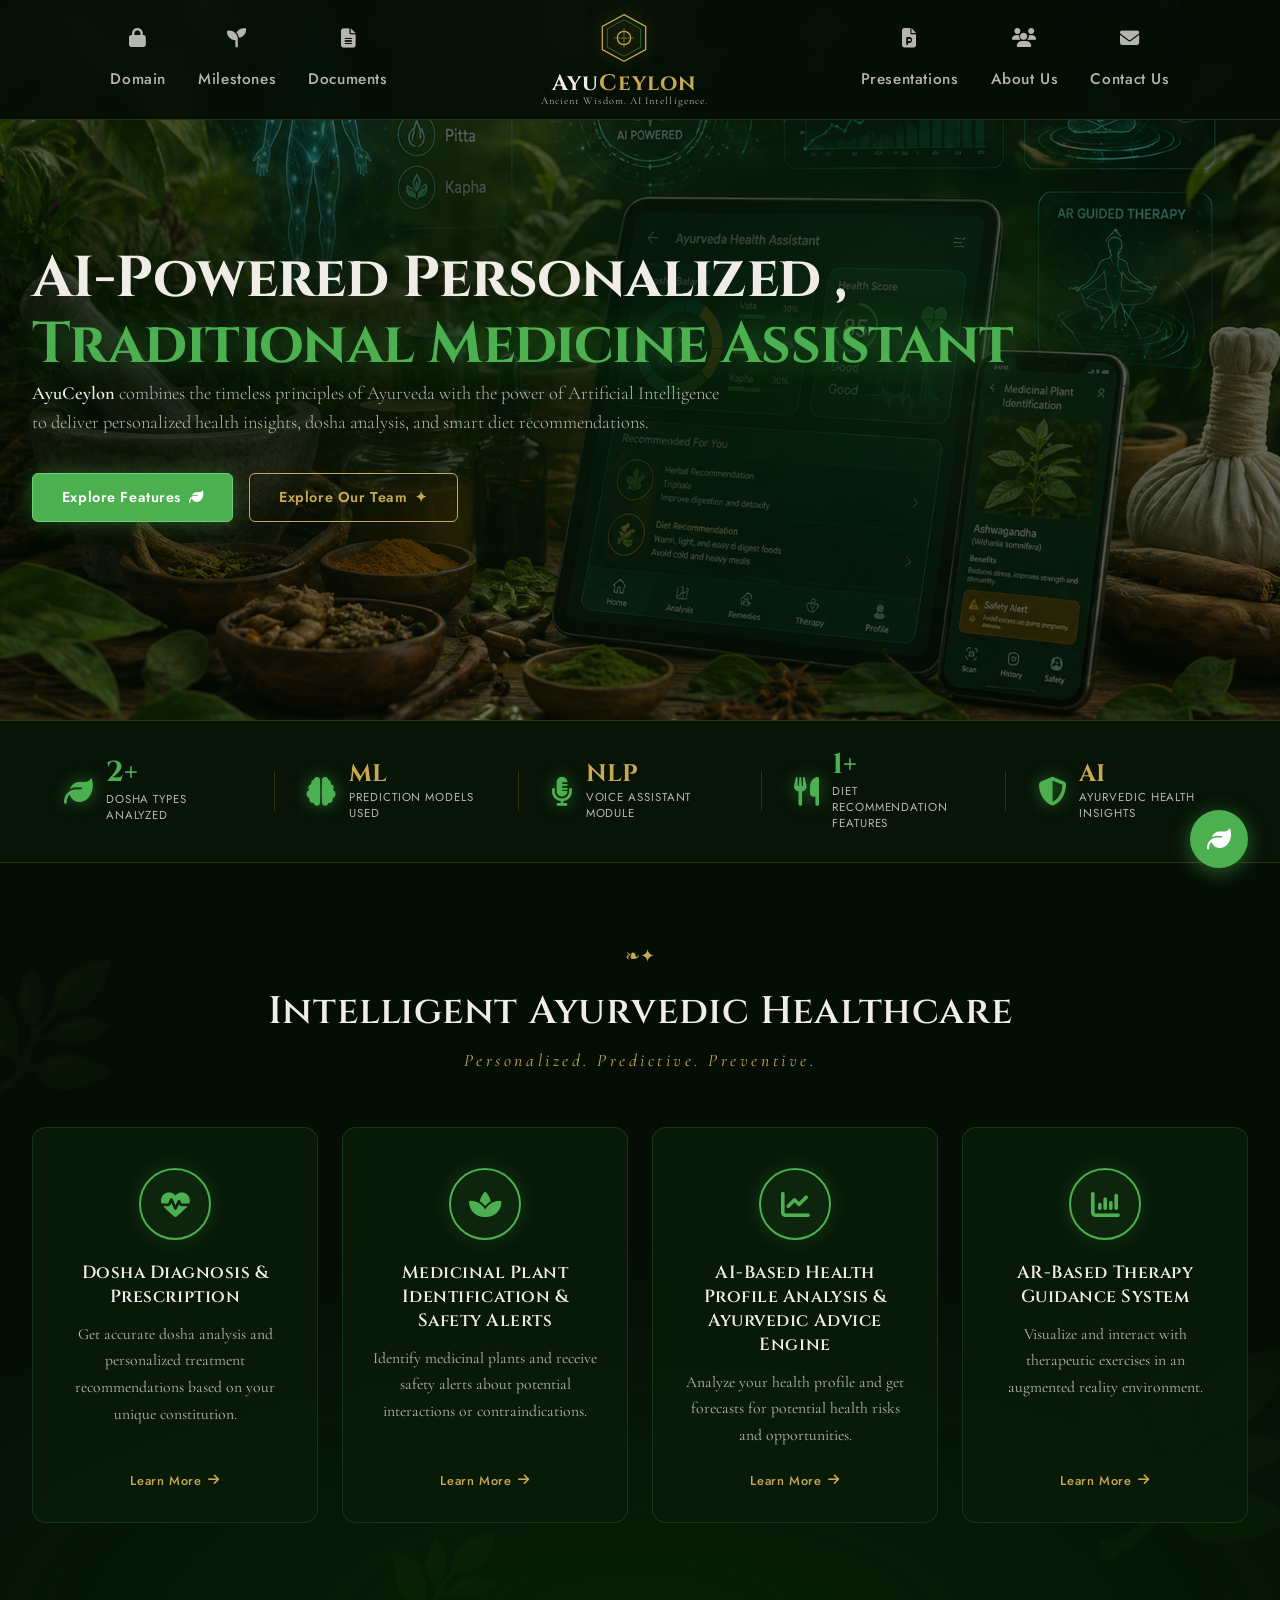
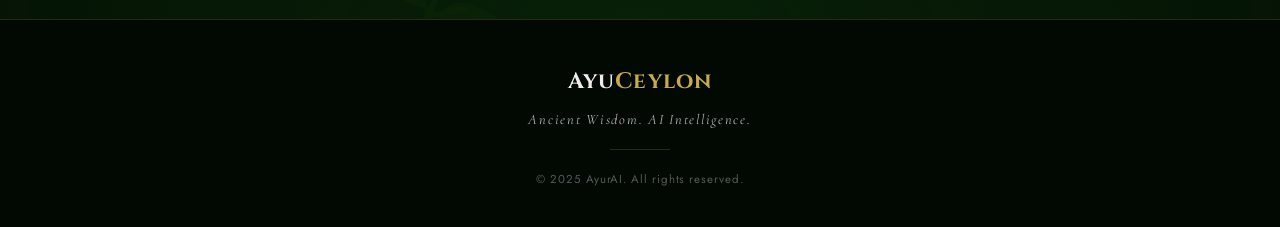
<file: index.html>
<!DOCTYPE html>
<html lang="en">
<head>
  <meta charset="UTF-8" />
  <meta name="viewport" content="width=device-width, initial-scale=1.0"/>
  <title>AyuCeylon – Ancient Wisdom. AI Intelligence.</title>
  <link rel="stylesheet" href="./styles/index.css" />
  <link rel="stylesheet" href="./styles/aboutus.css">
  <link href="https://fonts.googleapis.com/css2?family=Cinzel:wght@400;600;700&family=Cormorant+Garamond:ital,wght@0,300;0,400;0,600;1,300&family=Jost:wght@300;400;500;600&display=swap" rel="stylesheet"/>
  <link rel="stylesheet" href="https://cdnjs.cloudflare.com/ajax/libs/font-awesome/6.5.0/css/all.min.css"/>
</head>
<body>

  <!-- Particles Background -->
  <div class="particles" id="particles"></div>

  <!-- ===== NAVBAR ===== -->
  <nav class="navbar" id="navbar">
    <div class="nav-left">
      
      <a href="./pages/domain.html" class="nav-link"><i class="fas fa-lock"></i> Domain</a>
      <a href="./pages/milestones.html" class="nav-link"><i class="fas fa-seedling"></i>Milestones</a>
      <a href="./pages/documents.html" class="nav-link"><i class="fas fa-file-alt"></i> Documents</a>
    </div>
    <a href="./index.html" class="nav-logo">
      <div class="logo-emblem">
        <svg viewBox="0 0 60 60" width="50" height="50">
          <polygon points="30,2 56,16 56,44 30,58 4,44 4,16" fill="none" stroke="#c8a951" stroke-width="1.5"/>
          <polygon points="30,8 50,19 50,41 30,52 10,41 10,19" fill="none" stroke="#4caf50" stroke-width="1" opacity="0.6"/>
          <circle cx="30" cy="30" r="8" fill="none" stroke="#c8a951" stroke-width="1.5"/>
          <line x1="30" y1="18" x2="30" y2="42" stroke="#c8a951" stroke-width="1" opacity="0.6"/>
          <line x1="18" y1="30" x2="42" y2="30" stroke="#c8a951" stroke-width="1" opacity="0.6"/>
        </svg>
      </div>
      <div class="logo-text">
        <span class="logo-ayur">Ayu</span><span class="logo-ai">Ceylon</span>
        <p class="logo-tagline">Ancient Wisdom. AI Intelligence.</p>
      </div>
   </a>
    <div class="nav-right">
     
      <a href="./pages/presentations.html" class="nav-link"><i class="fas fa-file-powerpoint"></i> Presentations</a>
      <a href="./pages/aboutus.html" class="nav-link"><i class="fas fa-users"></i> About Us</a>
      <a href="./pages/contact.html" class="nav-link"><i class="fas fa-envelope"></i> Contact Us</a>
    </div>
  </nav>

  <!-- ===== HERO ===== -->
  <section class="hero" id="home">
    <div class="hero-bg-overlay"></div>
    <div class="hero-image-bg">
      <!-- Decorative herb/mortar elements via CSS -->
    </div>

    <div class="hero-content">
      <div class="hero-text animate-slide-left">
       <h1 class="hero-title">
  <span style="white-space: nowrap;">
    AI-Powered Personalized ,
  </span><br>
  <span class="hero-title-green" style="white-space: nowrap; display: inline-block;">
    Traditional Medicine Assistant
  </span>
</h1>
     
<p class="hero-desc" style="width: 850px !important; max-width: 850px !important; line-height: 1.6;">
  <strong>AyuCeylon</strong> combines the timeless principles of Ayurveda with the power of Artificial Intelligence<br>
  to deliver personalized health insights, dosha analysis, and smart diet recommendations.
</p>
        <div class="hero-buttons">
          <a href="./pages/features.html" class="btn-primary">Explore Features <i class="fas fa-leaf"></i></a>
          <a href="./pages/aboutus.html" class="btn-outline">Explore Our Team<i class="fas fa-sparkles">✦</i></a>
        </div>
      </div>

     
       
      </div>
    </div>
  </section>

 <!-- ===== PROJECT STATS BAR ===== -->
<div class="stats-bar">
  <div class="stat-item">
    <i class="fas fa-leaf stat-icon"></i>
    <div>
      <div class="stat-number" data-target="3">0</div>
      <div class="stat-label">Dosha Types Analyzed</div>
    </div>
  </div>

  <div class="stat-divider"></div>

  <div class="stat-item">
    <i class="fas fa-brain stat-icon"></i>
    <div>
      <div class="stat-number stat-ai">ML</div>
      <div class="stat-label">Prediction Models Used</div>
    </div>
  </div>

  <div class="stat-divider"></div>

  <div class="stat-item">
    <i class="fas fa-microphone-alt stat-icon"></i>
    <div>
      <div class="stat-number stat-ai">NLP</div>
      <div class="stat-label">Voice Assistant Module</div>
    </div>
  </div>

  <div class="stat-divider"></div>

  <div class="stat-item">
    <i class="fas fa-utensils stat-icon"></i>
    <div>
      <div class="stat-number" data-target="2">0</div>
      <div class="stat-label">Diet Recommendation Features</div>
    </div>
  </div>

  <div class="stat-divider"></div>

  <div class="stat-item">
    <i class="fas fa-shield-alt stat-icon"></i>
    <div>
      <div class="stat-number stat-ai">AI</div>
      <div class="stat-label">Ayurvedic Health Insights</div>
    </div>
  </div>

 
</div>

  <!-- ===== FEATURES ===== -->
  <section class="features-section" id="features">
    <div class="features-bg-leaves">
      <div class="leaf leaf-1"></div>
      <div class="leaf leaf-2"></div>
      <div class="leaf leaf-3"></div>
    </div>
    <div class="section-header">
      <div class="section-ornament">❧✦</div>
      <h2 class="section-title">Intelligent Ayurvedic Healthcare</h2>
      
      <p class="section-subtitle">Personalized. Predictive. Preventive.</p>
    </div>

    <div class="features-grid">
      <div class="feature-card" style="--delay:0s">
        <div class="feature-icon-wrap">
          <i class="fa-solid fa-heart-pulse"></i>
        </div>
        <h3 class="feature-title">Dosha Diagnosis & Prescription</h3>
        <p class="feature-desc">Get accurate dosha analysis and personalized treatment recommendations based on your unique constitution.</p>
        <a href="#" class="feature-link">Learn More <i class="fas fa-arrow-right"></i></a>
      </div>
      <div class="feature-card" style="--delay:0.15s">
        <div class="feature-icon-wrap">
          <i class="fas fa-spa"></i>
        </div>
        <h3 class="feature-title">Medicinal Plant Identification & Safety Alerts</h3>
        <p class="feature-desc">Identify medicinal plants and receive safety alerts about potential interactions or contraindications.</p>
        <a href="#" class="feature-link">Learn More <i class="fas fa-arrow-right"></i></a>
      </div>
      <div class="feature-card" style="--delay:0.3s">
        <div class="feature-icon-wrap">
          <i class="fa-solid fa-chart-line"></i>
        </div>
        <h3 class="feature-title">AI-Based Health Profile Analysis & Ayurvedic Advice Engine</h3>
        <p class="feature-desc">Analyze your health profile and get forecasts for potential health risks and opportunities.</p>
        <a href="#" class="feature-link">Learn More <i class="fas fa-arrow-right"></i></a>
      </div>
      <div class="feature-card" style="--delay:0.45s">
        <div class="feature-icon-wrap">
          <i class="fa-solid fa-chart-column"></i>
        </div>
        <h4 class="feature-title">AR-Based Therapy Guidance System</h4>
        <p class="feature-desc">Visualize and interact with therapeutic exercises in an augmented reality environment.</p>
        <a href="#" class="feature-link">Learn More <i class="fas fa-arrow-right"></i></a>
      </div>
    </div>
  </section>

  <!-- ===== FLOATING CHAT ===== -->
  <div class="floating-chat" id="floatChat">
    <div class="floating-chat-bubble" id="chatBubble">
      <i class="fas fa-leaf"></i>
    </div>
  </div>
  <!-- ===== FOOTER ===== -->
  <footer class="about-footer">
    <div class="footer-inner">
      <div class="footer-logo">
        <span class="logo-ayur">Ayu</span><span class="logo-ai">Ceylon</span>
      </div>
      <p class="footer-tagline">Ancient Wisdom. AI Intelligence.</p>
      <div class="footer-divider"></div>
      <p class="footer-copy">&copy; 2025 AyurAI. All rights reserved.</p>
    </div>
  </footer>
  <script>
/* ============================================================
   AyurAI – index.js
   Particles, counter animation, scroll effects
   ============================================================ */

// ── Particle System ──────────────────────────────────────────
(function createParticles() {
  const container = document.getElementById('particles');
  if (!container) return;

  const count = 40;
  const colors = ['#4caf50', '#c8a951', '#6fcf74', '#2e7d32', '#e4c97a'];

  for (let i = 0; i < count; i++) {
    const p = document.createElement('div');
    p.classList.add('particle');

    const size = Math.random() * 5 + 2;
    const color = colors[Math.floor(Math.random() * colors.length)];
    const left = Math.random() * 100;
    const duration = Math.random() * 18 + 10;
    const delay = Math.random() * 15;

    p.style.cssText = `
      width: ${size}px;
      height: ${size}px;
      background: ${color};
      left: ${left}%;
      animation-duration: ${duration}s;
      animation-delay: ${delay}s;
      opacity: 0;
      box-shadow: 0 0 ${size * 2}px ${color};
    `;

    container.appendChild(p);
  }
})();

// ── Navbar Scroll Effect ─────────────────────────────────────
window.addEventListener('scroll', () => {
  const navbar = document.getElementById('navbar');
  if (navbar) {
    if (window.scrollY > 60) {
      navbar.style.background = 'rgba(3,10,3,0.97)';
      navbar.style.boxShadow = '0 4px 30px rgba(0,0,0,0.5)';
    } else {
      navbar.style.background = 'rgba(5,14,5,0.92)';
      navbar.style.boxShadow = 'none';
    }
  }
}, { passive: true });

// ── Counter Animation ─────────────────────────────────────────
function animateCounter(el) {
  const target = parseInt(el.getAttribute('data-target'), 10);
  const suffix = el.getAttribute('data-suffix') || '+';
  const duration = 2000;
  const step = target / (duration / 16);
  let current = 0;

  const timer = setInterval(() => {
    current += step;
    if (current >= target) {
      current = target;
      clearInterval(timer);
    }
    el.textContent = Math.floor(current) + suffix;
  }, 16);
}

const statNumbers = document.querySelectorAll('.stat-number[data-target]');

if (statNumbers.length) {
  const observer = new IntersectionObserver((entries) => {
    entries.forEach(entry => {
      if (entry.isIntersecting && !entry.target.dataset.animated) {
        entry.target.dataset.animated = 'true';
        animateCounter(entry.target);
      }
    });
  }, { threshold: 0.5 });

  statNumbers.forEach(el => observer.observe(el));
}

// ── Feature Card Animation ───────────────────────────────────
const featureCards = document.querySelectorAll('.feature-card');

if (featureCards.length) {
  const cardObserver = new IntersectionObserver((entries) => {
    entries.forEach(entry => {
      if (entry.isIntersecting) {
        entry.target.style.opacity = '1';
        entry.target.style.transform = 'translateY(0)';
      }
    });
  }, { threshold: 0.15 });

  featureCards.forEach(card => {
    card.style.opacity = '0';
    card.style.transform = 'translateY(40px)';
    card.style.transition = 'opacity 0.7s ease, transform 0.7s ease';
    cardObserver.observe(card);
  });
}

// ── Chat Bubble ──────────────────────────────────────────────
const chatBubble = document.getElementById('chatBubble');
if (chatBubble) {
  chatBubble.addEventListener('click', () => {
    chatBubble.style.transform = 'scale(0.9)';
    setTimeout(() => { chatBubble.style.transform = ''; }, 200);
    alert('AyurAI Chat coming soon! 🌿');
  });
}

// ── Smooth Scroll ────────────────────────────────────────────
document.querySelectorAll('a[href^="#"]').forEach(anchor => {
  anchor.addEventListener('click', function (e) {
    const target = document.querySelector(this.getAttribute('href'));
    if (target) {
      e.preventDefault();
      target.scrollIntoView({ behavior: 'smooth', block: 'start' });
    }
  });
});
</script>
</body>

</html>
</file>
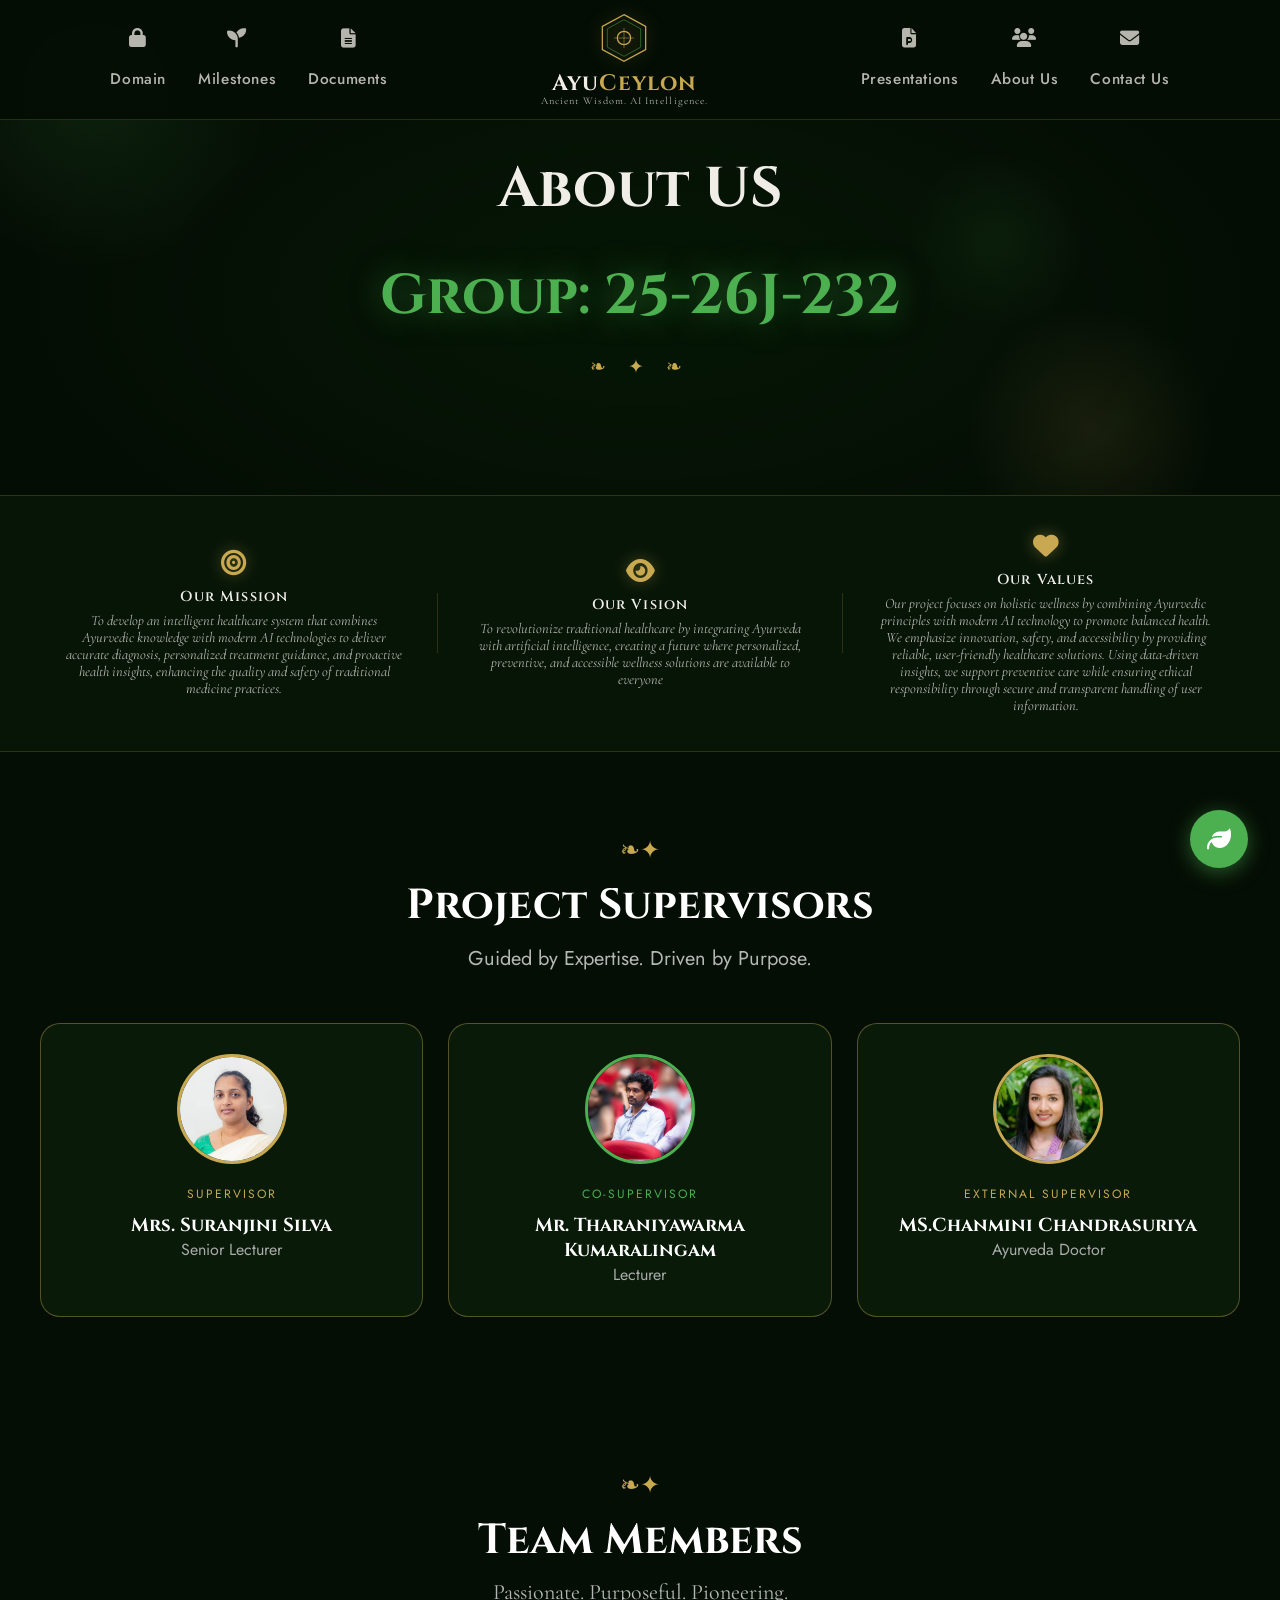
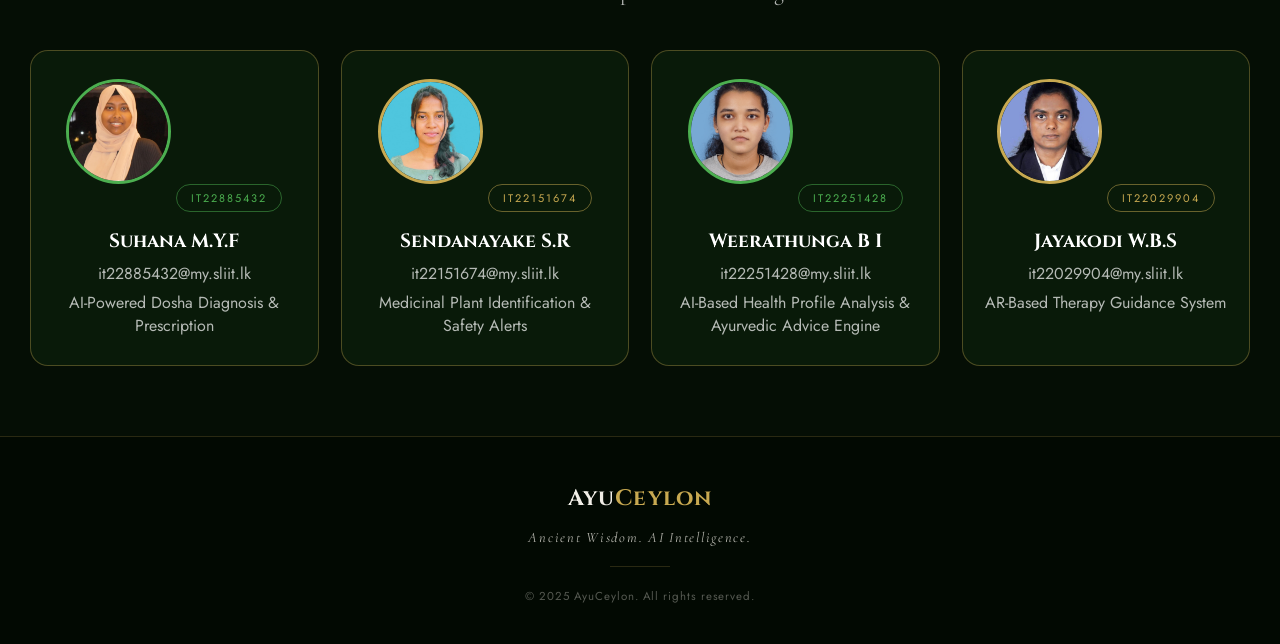
<file: pages/aboutus.html>
<!DOCTYPE html>
<html lang="en">
<head>
  <meta charset="UTF-8" />
  <meta name="viewport" content="width=device-width, initial-scale=1.0"/>
  <title>AyurAI – About Us</title>
  <link rel="stylesheet" href="../styles/index.css" />
  <link rel="stylesheet" href="../styles/aboutus.css">
  <link href="https://fonts.googleapis.com/css2?family=Cinzel:wght@400;600;700&family=Cormorant+Garamond:ital,wght@0,300;0,400;0,600;1,300&family=Jost:wght@300;400;500;600&display=swap" rel="stylesheet"/>
  <link rel="stylesheet" href="https://cdnjs.cloudflare.com/ajax/libs/font-awesome/6.5.0/css/all.min.css"/>
</head>
<body>

  <!-- Particles Background -->
  <div class="particles" id="particles"></div>

  <!-- ===== NAVBAR ===== -->
   <!-- ===== NAVBAR ===== -->
  <nav class="navbar" id="navbar">
    <div class="nav-left">
      
      <a href="domain.html" class="nav-link"><i class="fas fa-lock"></i> Domain</a>
      <a href="milestones.html" class="nav-link"><i class="fas fa-seedling"></i>Milestones</a>
      <a href="documents.html" class="nav-link"><i class="fas fa-file-alt"></i> Documents</a>
    </div>
    <a href="../index.html" class="nav-logo">
      <div class="logo-emblem">
        <svg viewBox="0 0 60 60" width="50" height="50">
          <polygon points="30,2 56,16 56,44 30,58 4,44 4,16" fill="none" stroke="#c8a951" stroke-width="1.5"/>
          <polygon points="30,8 50,19 50,41 30,52 10,41 10,19" fill="none" stroke="#4caf50" stroke-width="1" opacity="0.6"/>
          <circle cx="30" cy="30" r="8" fill="none" stroke="#c8a951" stroke-width="1.5"/>
          <line x1="30" y1="18" x2="30" y2="42" stroke="#c8a951" stroke-width="1" opacity="0.6"/>
          <line x1="18" y1="30" x2="42" y2="30" stroke="#c8a951" stroke-width="1" opacity="0.6"/>
        </svg>
      </div>
      <div class="logo-text">
        <span class="logo-ayur">Ayu</span><span class="logo-ai">Ceylon</span>
        <p class="logo-tagline">Ancient Wisdom. AI Intelligence.</p>
      </div>
   </a>
    <div class="nav-right">
     
      <a href="presentations.html" class="nav-link"><i class="fas fa-file-powerpoint"></i> Presentations</a>
      <a href="aboutus.html" class="nav-link"><i class="fas fa-users"></i> About Us</a>
      <a href="contact.html" class="nav-link"><i class="fas fa-envelope"></i> Contact Us</a>
    </div>
  </nav>


  <!-- ===== HERO BANNER ===== -->
  <section class="about-hero">
    <div class="about-hero-overlay"></div>
    <div class="about-hero-content">
   
      <h1 class="about-hero-title">
        About US</h1><br/>
      <h1 class="about-hero-title"><span class="about-hero-green">Group: 25-26J-232</span></h1>
      <div class="hero-divider"><span class="divider-ornament">❧ ✦ ❧</span></div>
    
    </div>
    <!-- Decorative floating orbs -->
    <div class="orb orb-1"></div>
    <div class="orb orb-2"></div>
    <div class="orb orb-3"></div>
  </section>

  <!-- ===== MISSION STRIP ===== -->
  <div class="mission-strip">
    <div class="mission-item">
      <i class="fas fa-bullseye"></i>
      <span>Our Mission</span>
      <p>To develop an intelligent healthcare system that combines Ayurvedic knowledge with modern AI technologies to deliver accurate diagnosis, personalized treatment guidance, and proactive health insights, enhancing the quality and safety of traditional medicine practices.</p>
    </div>
    <div class="mission-divider"></div>
    <div class="mission-item">
      <i class="fas fa-eye"></i>
      <span>Our Vision</span>
      <p>To revolutionize traditional healthcare by integrating Ayurveda with artificial intelligence, creating a future where personalized, preventive, and accessible wellness solutions are available to everyone</p>
    </div>
    <div class="mission-divider"></div>
    <div class="mission-item">
      <i class="fas fa-heart"></i>
      <span>Our Values</span>
      <p>Our project focuses on holistic wellness by combining Ayurvedic principles with modern AI technology to promote balanced health. We emphasize innovation, safety, and accessibility by providing reliable, user-friendly healthcare solutions. Using data-driven insights, we support preventive care while ensuring ethical responsibility through secure and transparent handling of user information.
</p>
    </div>
  </div>

  <!-- ===== SUPERVISOR SECTION ===== -->
<section style="padding:80px 30px; text-align:center;">

  <div style="margin-bottom:50px;">
    <div style="color:#c8a951; font-size:24px;">❧✦</div>
    <h2 style="font-family:'Cinzel',serif; color:#fff; font-size:42px; margin:10px 0;">
      Project Supervisors
    </h2>
    
    <p style="color:rgba(255,255,255,0.7); font-size:20px;">
      Guided by Expertise. Driven by Purpose.
    </p>
  </div>

  <!-- GRID -->
  <div style="display:grid; grid-template-columns:repeat(3,1fr); gap:25px; max-width:1200px; margin:auto;">

    <!-- Supervisor -->
    <div style="background:rgba(10,28,10,0.95); border:1px solid rgba(200,169,81,0.4); border-radius:20px; padding:30px;">
      <img src="../images/supervisor.png" style="width:110px; height:110px; border-radius:50%; object-fit:cover; border:3px solid #c8a951; margin-bottom:15px;">
      <div style="color:#c8a951; font-size:12px; letter-spacing:2px; margin-bottom:10px;">SUPERVISOR</div>
      <h3 style="color:#fff; font-family:'Cinzel',serif;">Mrs. Suranjini Silva</h3>
      <p style="color:#aaa;">Senior Lecturer</p>
      
    </div>

    <!-- Co Supervisor -->
    <div style="background:rgba(10,28,10,0.95); border:1px solid rgba(200,169,81,0.4); border-radius:20px; padding:30px;">
      <img src="../images/co-supervisor.png" style="width:110px; height:110px; border-radius:50%; object-fit:cover; border:3px solid #4caf50; margin-bottom:15px;">
      <div style="color:#4caf50; font-size:12px; letter-spacing:2px; margin-bottom:10px;">CO-SUPERVISOR</div>
      <h3 style="color:#fff; font-family:'Cinzel',serif;">Mr. Tharaniyawarma Kumaralingam</h3>
      <p style="color:#aaa;">Lecturer</p>
   
    </div>

    <!-- External Supervisor -->
    <div style="background:rgba(10,28,10,0.95); border:1px solid rgba(200,169,81,0.4); border-radius:20px; padding:30px;">
      <img src="../images/external.png" style="width:110px; height:110px; border-radius:50%; object-fit:cover; border:3px solid #c8a951; margin-bottom:15px;">
      <div style="color:#c8a951; font-size:12px; letter-spacing:2px; margin-bottom:10px;">EXTERNAL SUPERVISOR</div>
      <h3 style="color:#fff; font-family:'Cinzel',serif;">MS.Chanmini Chandrasuriya</h3>
      <p style="color:#aaa;">Ayurveda Doctor</p>
      
    </div>

  </div>

</section>
<!-- ===== TEAM SECTION ===== -->
<section id="team" style="padding: 70px 30px; background: transparent; position: relative;">
  <div style="text-align:center; margin-bottom:45px;">
    <div style="color:#c8a951; font-size:24px;">❧✦</div>
    <h2 style="font-family:'Cinzel',serif; color:#fff; font-size:42px; margin:10px 0;">Team Members</h2>
    
    <p style="color:rgba(255,255,255,0.7); font-family:'Cormorant Garamond',serif; font-size:22px;">
      Passionate. Purposeful. Pioneering.
    </p>
  </div>

  <div style="display:grid; grid-template-columns:repeat(4,1fr); gap:22px; max-width:1250px; margin:0 auto;">

    <div style="background:rgba(10,28,10,0.95); border:1px solid rgba(200,169,81,0.35); border-radius:18px; padding:28px 18px; text-align:center;">
      <img src="../images/suhana.png" alt="Member 1" style="width:105px; height:105px; object-fit:cover; border-radius:50%; border:3px solid #4caf50; margin-bottom:18px;">
      <div style="display:inline-block; color:#4caf50; border:1px solid rgba(76,175,80,0.5); border-radius:20px; padding:5px 14px; font-size:11px; letter-spacing:2px; text-transform:uppercase;">IT22885432</div>
      <h3 style="color:#fff; font-family:'Cinzel',serif; font-size:19px; margin:16px 0 8px;">Suhana M.Y.F</h3>
      <p style="color:rgba(255,255,255,0.7); margin:0;margin-bottom: 6px;">it22885432@my.sliit.lk</p>
      <p style="color:rgba(255,255,255,0.7); margin:0;">AI-Powered Dosha Diagnosis & Prescription</p>
    </div>

    <div style="background:rgba(10,28,10,0.95); border:1px solid rgba(200,169,81,0.35); border-radius:18px; padding:28px 18px; text-align:center;">
      <img src="../images/sadu.png" alt="Member 2" style="width:105px; height:105px; object-fit:cover; border-radius:50%; border:3px solid #c8a951; margin-bottom:18px;">
      <div style="display:inline-block; color:#c8a951; border:1px solid rgba(200,169,81,0.5); border-radius:20px; padding:5px 14px; font-size:11px; letter-spacing:2px; text-transform:uppercase;">IT22151674</div>
      <h3 style="color:#fff; font-family:'Cinzel',serif; font-size:19px; margin:16px 0 8px;">Sendanayake S.R</h3>
      <p style="color:rgba(255,255,255,0.7); margin:0;margin-bottom: 6px;">it22151674@my.sliit.lk</p>
      <p style="color:rgba(255,255,255,0.7); margin:0;">Medicinal Plant Identification & Safety Alerts</p>
    </div>

    <div style="background:rgba(10,28,10,0.95); border:1px solid rgba(200,169,81,0.35); border-radius:18px; padding:28px 18px; text-align:center;">
      <img src="../images/buddhini.jpg" alt="Member 3" style="width:105px; height:105px; object-fit:cover; border-radius:50%; border:3px solid #4caf50; margin-bottom:18px;">
      <div style="display:inline-block; color:#4caf50; border:1px solid rgba(76,175,80,0.5); border-radius:20px; padding:5px 14px; font-size:11px; letter-spacing:2px; text-transform:uppercase;">IT22251428</div>
      <h3 style="color:#fff; font-family:'Cinzel',serif; font-size:19px; margin:16px 0 8px;">Weerathunga B I</h3>
      <p style="color:rgba(255,255,255,0.7); margin:0;margin-bottom: 6px;">it22251428@my.sliit.lk</p>
      <p style="color:rgba(255,255,255,0.7); margin:0;">AI-Based Health Profile Analysis & Ayurvedic Advice Engine</p>
    </div>

    <div style="background:rgba(10,28,10,0.95); border:1px solid rgba(200,169,81,0.35); border-radius:18px; padding:28px 18px; text-align:center;">
      <img src="../images/bagya.png" alt="Member 4" style="width:105px; height:105px; object-fit:cover; border-radius:50%; border:3px solid #c8a951; margin-bottom:18px;">
      <div style="display:inline-block; color:#c8a951; border:1px solid rgba(200,169,81,0.5); border-radius:20px; padding:5px 14px; font-size:11px; letter-spacing:2px; text-transform:uppercase;">IT22029904</div>
      <h3 style="color:#fff; font-family:'Cinzel',serif; font-size:19px; margin:16px 0 8px;">Jayakodi W.B.S</h3>
    <p style="color:rgba(255,255,255,0.7); margin:0;margin-bottom: 6px;">it22029904@my.sliit.lk</p>
      <p style="color:rgba(255,255,255,0.7); margin:0;">AR-Based Therapy Guidance System</p>
    </div>

  </div>
</section>
  <!-- ===== FOOTER STRIP ===== -->
  <footer class="about-footer">
    <div class="footer-inner">
      <div class="footer-logo">
        <span class="logo-ayur">Ayu</span><span class="logo-ai">Ceylon</span>
      </div>
      <p class="footer-tagline">Ancient Wisdom. AI Intelligence.</p>
      <div class="footer-divider"></div>
      <p class="footer-copy">&copy; 2025 AyuCeylon. All rights reserved.</p>
    </div>
  </footer>

  <!-- Floating Chat -->
  <div class="floating-chat">
    <div class="floating-chat-bubble" id="chatBubble">
      <i class="fas fa-leaf"></i>
    </div>
  </div>


</body>
</html>
</file>
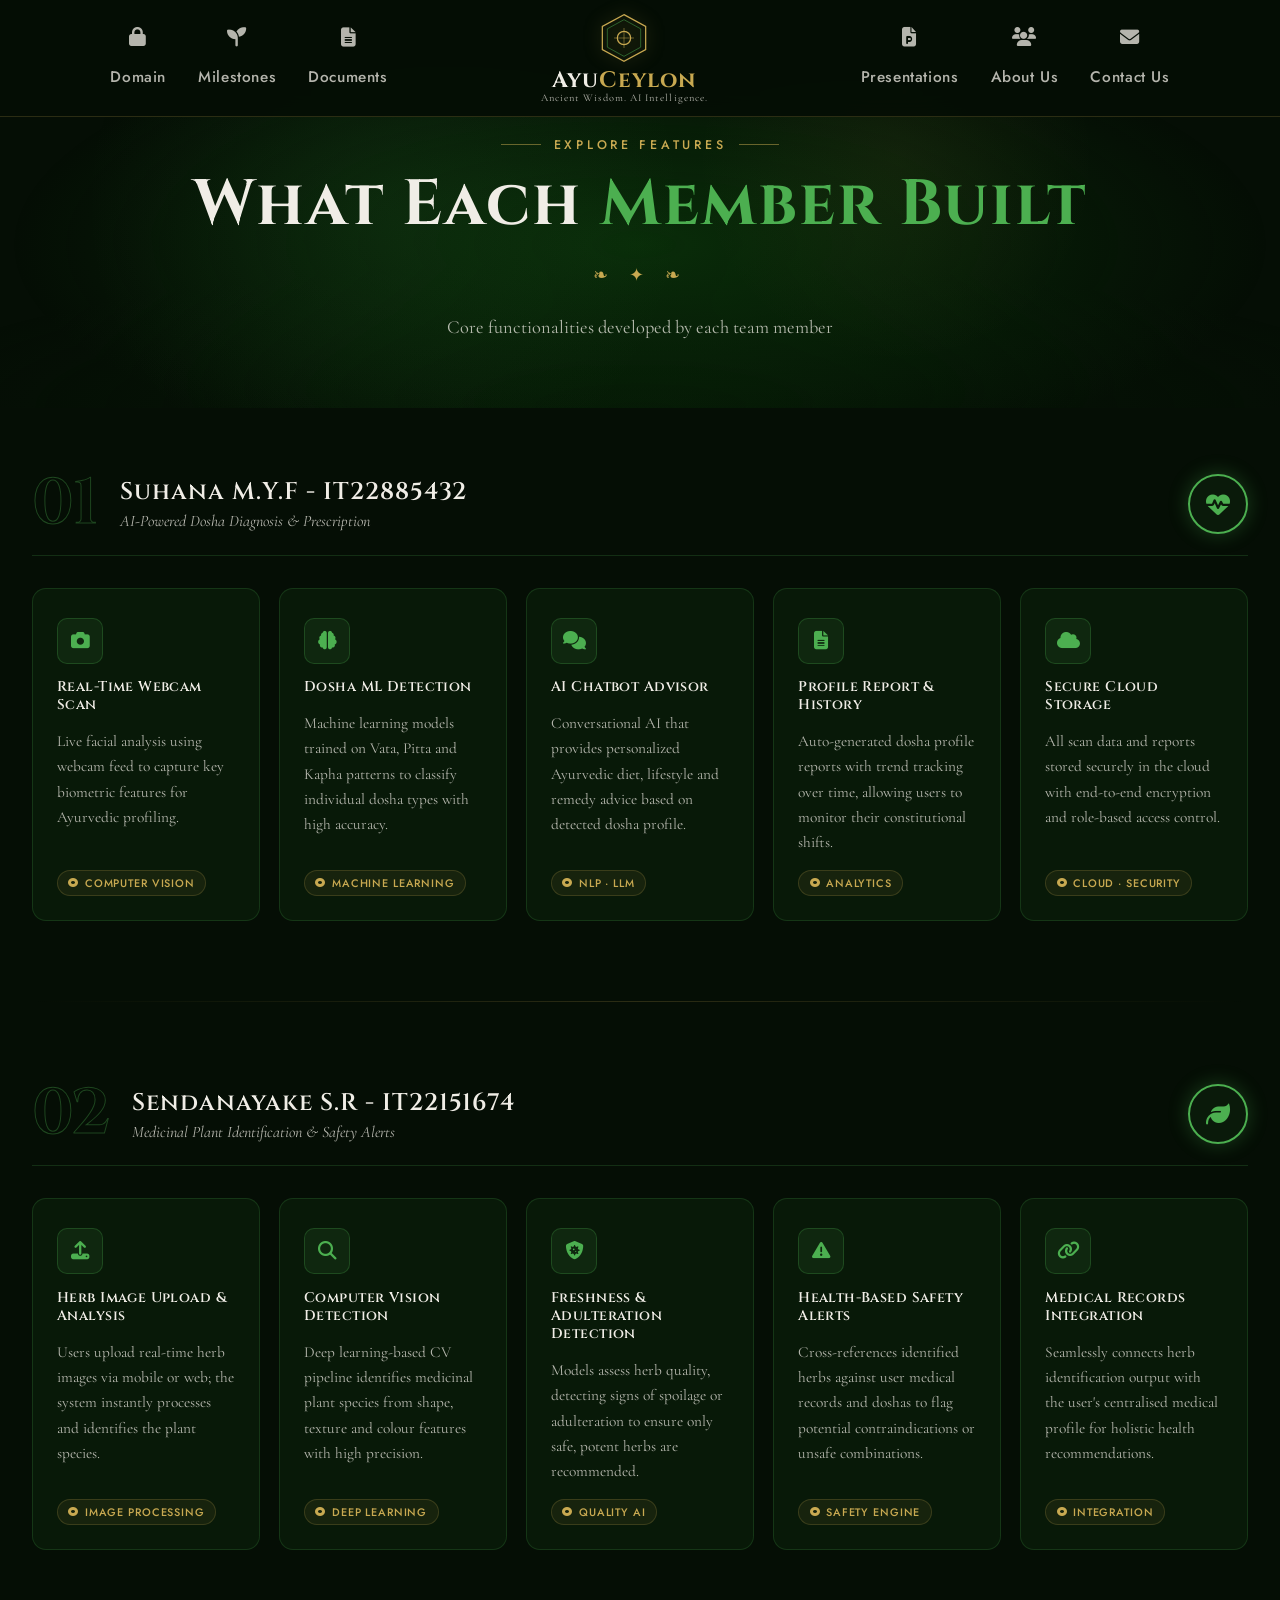
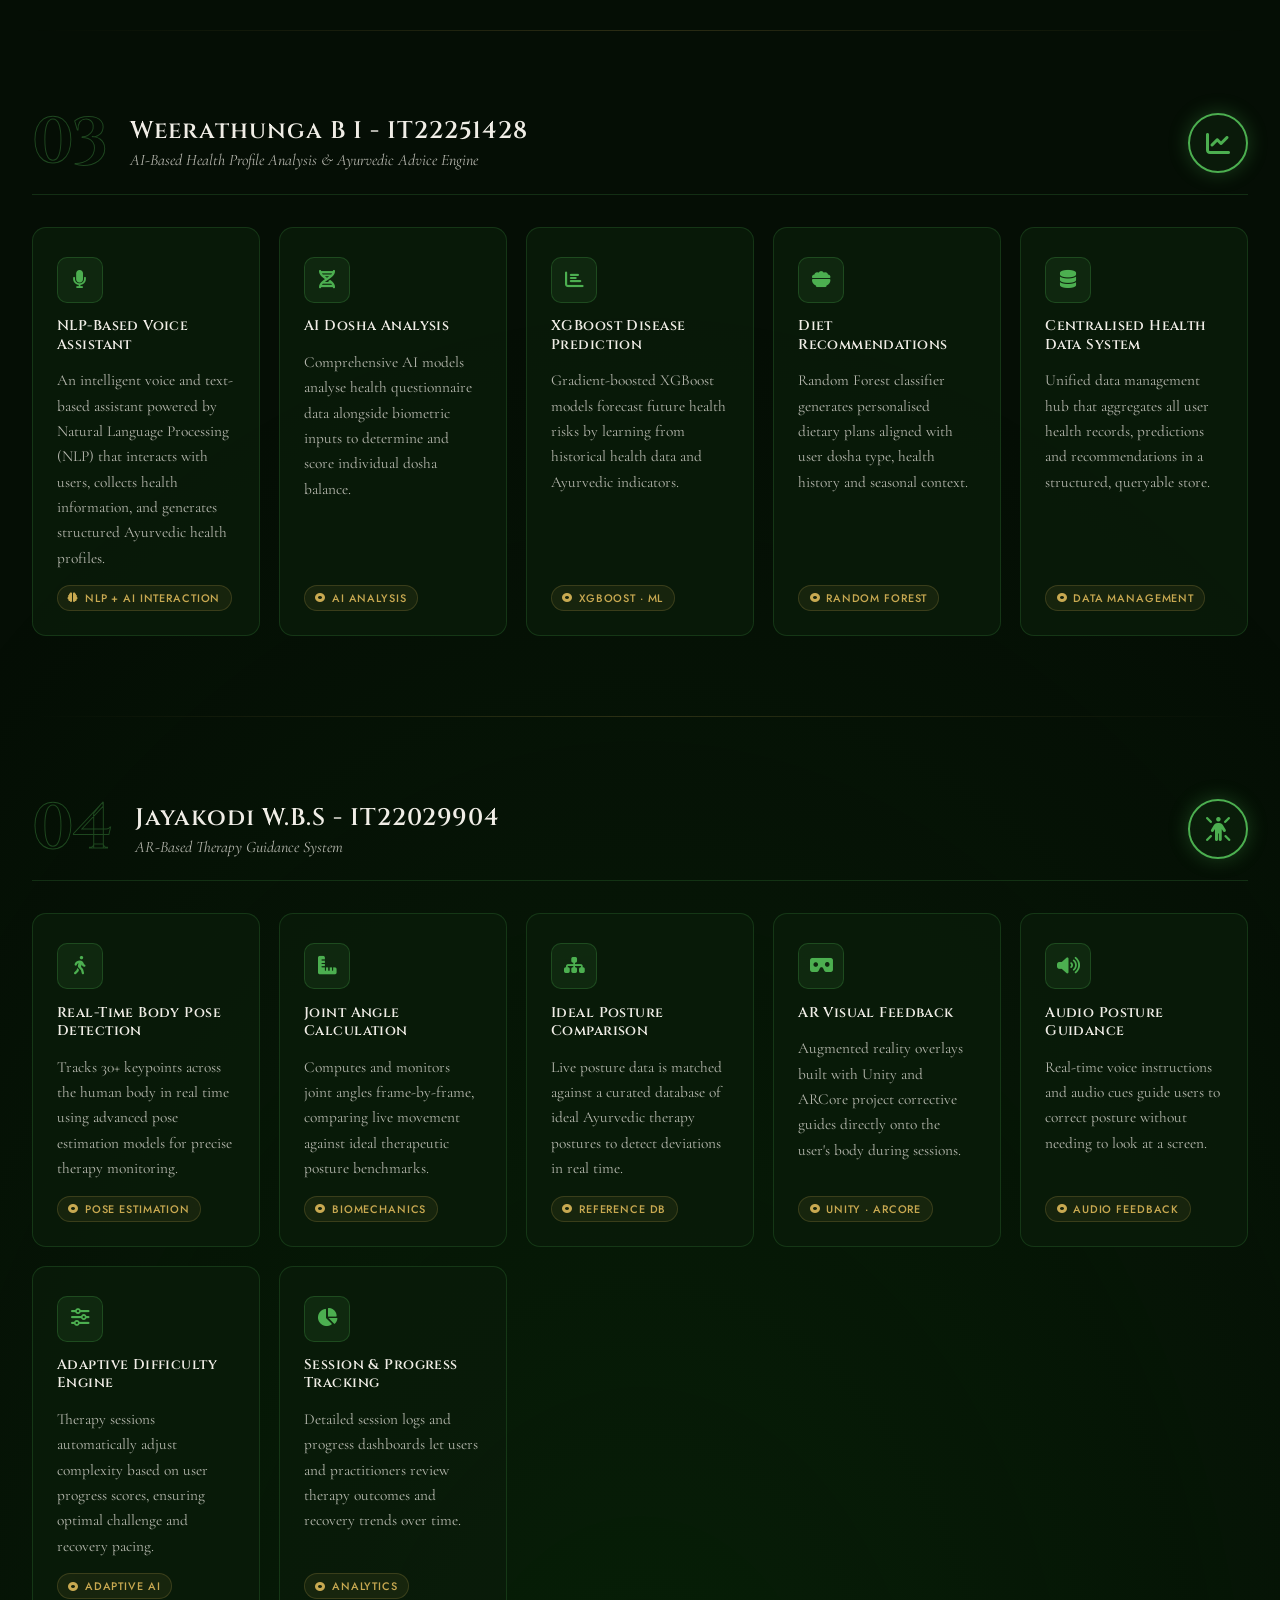
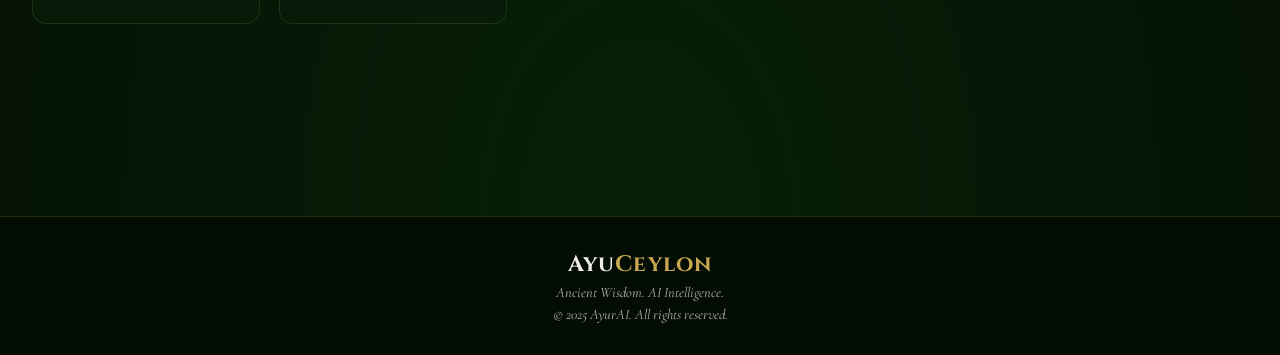
<file: pages/features.html>
<!DOCTYPE html>
<html lang="en">
<head>
  <meta charset="UTF-8" />
  <meta name="viewport" content="width=device-width, initial-scale=1.0"/>
  <title>AyuCeylon – Features</title>
<link rel="stylesheet" href="../styles/index.css" />
  <link href="https://fonts.googleapis.com/css2?family=Cinzel:wght@400;600;700&family=Cormorant+Garamond:ital,wght@0,400;0,600;1,400&family=Jost:wght@300;400;500;600&display=swap" rel="stylesheet"/>
  <link rel="stylesheet" href="https://cdnjs.cloudflare.com/ajax/libs/font-awesome/6.5.0/css/all.min.css"/>

  <style>
    /* ── CSS Variables (matching AyuCeylon brand) ── */
    :root {
      --bg-dark:      #050e05;
      --bg-card:      rgba(10, 28, 10, 0.85);
      --green-deep:   #0a1c0a;
      --green-mid:    #1a3a1a;
      --green-bright: #4caf50;
      --green-light:  #6fcf74;
      --green-glow:   #2e7d32;
      --gold:         #c8a951;
      --gold-light:   #e4c97a;
      --white:        #f0ede6;
      --white-dim:    rgba(240,237,230,0.75);
      --border:       rgba(200,169,81,0.2);
      --border-green: rgba(76,175,80,0.2);
      --shadow-green: 0 0 40px rgba(76,175,80,0.25);
      --shadow-gold:  0 0 20px rgba(200,169,81,0.2);
      --font-display: 'Cinzel', serif;
      --font-body:    'Cormorant Garamond', serif;
      --font-ui:      'Jost', sans-serif;
      --transition:   all 0.4s cubic-bezier(0.25, 0.46, 0.45, 0.94);
    }

    *, *::before, *::after { margin: 0; padding: 0; box-sizing: border-box; }
    html { scroll-behavior: smooth; }

    body {
      background: var(--bg-dark);
      color: var(--white);
      font-family: var(--font-ui);
      overflow-x: hidden;
      min-height: 100vh;
    }

    /* ── Scrollbar ── */
    ::-webkit-scrollbar { width: 6px; }
    ::-webkit-scrollbar-track { background: var(--bg-dark); }
    ::-webkit-scrollbar-thumb { background: var(--green-mid); border-radius: 3px; }
    ::-webkit-scrollbar-thumb:hover { background: var(--green-bright); }

    /* ── Particles ── */
    .particles { position: fixed; inset: 0; pointer-events: none; z-index: 0; overflow: hidden; }
    .particle {
      position: absolute; border-radius: 50%;
      animation: particleFloat linear infinite; opacity: 0;
    }
    @keyframes particleFloat {
      0%   { transform: translateY(100vh) rotate(0deg); opacity: 0; }
      10%  { opacity: 0.6; }
      90%  { opacity: 0.3; }
      100% { transform: translateY(-10vh) rotate(720deg); opacity: 0; }
    }

    /* ── NAVBAR ── */
    .navbar {
      position: fixed; top: 0; left: 0; right: 0; z-index: 1000;
      display: flex; align-items: center; justify-content: space-between;
      padding: 0.8rem 2rem;
      background: rgba(5,14,5,0.92);
      backdrop-filter: blur(12px);
      border-bottom: 1px solid var(--border);
      animation: navSlideDown 0.8s ease both;
    }
    @keyframes navSlideDown {
      from { transform: translateY(-100%); opacity: 0; }
      to   { transform: translateY(0); opacity: 1; }
    }
    .nav-left, .nav-right { display: flex; align-items: center; gap: 0.2rem; }
    .nav-left  { margin-left: 4rem; }
    .nav-right { margin-right: 4rem; }
    .nav-link {
      font-family: var(--font-ui); font-size: 0.96rem; font-weight: 500;
      color: var(--white-dim); text-decoration: none;
      padding: 0.45rem 0.9rem; border-radius: 4px;
      letter-spacing: 0.04em; transition: var(--transition); position: relative;
    }
    .nav-link:hover, .nav-link.active { color: var(--gold); }
    .nav-link.active::after {
      content: ''; position: absolute; bottom: -2px; left: 50%;
      transform: translateX(-50%); width: 70%; height: 2px;
      background: var(--gold); border-radius: 2px;
    }
    .nav-logo { display: flex; align-items: center; gap: 0; cursor: pointer; text-decoration: none; }
    .logo-ayur { font-family: var(--font-display); font-size: 1.4rem; font-weight: 700; color: var(--white); letter-spacing: 0.05em; }
    .logo-ai   { font-family: var(--font-display); font-size: 1.4rem; font-weight: 700; color: var(--gold); letter-spacing: 0.05em; }

    /* ── HERO ── */
    .features-hero {
      position: relative; min-height: 42vh;
      display: flex; align-items: center; justify-content: center;
      padding: 8rem 2rem 4rem; overflow: hidden;
    }
    .features-hero-bg {
      position: absolute; inset: 0;
      background:
        radial-gradient(ellipse 70% 80% at 50% 60%, rgba(10,50,10,0.85) 0%, transparent 70%),
        radial-gradient(ellipse 100% 60% at 50% 100%, rgba(5,20,5,0.95) 0%, transparent 60%);
      z-index: 0;
    }
    .features-hero-bg::before {
      content: '';
      position: absolute; inset: 0;
      background:
        radial-gradient(circle 300px at 30% 50%, rgba(76,175,80,0.08), transparent),
        radial-gradient(circle 200px at 70% 40%, rgba(200,169,81,0.06), transparent);
      animation: blobPulse 7s ease-in-out infinite alternate;
    }
    @keyframes blobPulse {
      from { opacity: 0.6; transform: scale(1); }
      to   { opacity: 1; transform: scale(1.08); }
    }
    .features-hero-content {
      position: relative; z-index: 2; text-align: center;
      animation: fadeInUp 1s ease both;
    }
    @keyframes fadeInUp {
      from { transform: translateY(30px); opacity: 0; }
      to   { transform: translateY(0); opacity: 1; }
    }
    .hero-eyebrow {
      font-family: var(--font-ui); font-size: 0.78rem; font-weight: 500;
      color: var(--gold); letter-spacing: 0.3em; text-transform: uppercase;
      margin-bottom: 1rem;
      display: inline-flex; align-items: center; gap: 0.8rem;
    }
    .hero-eyebrow::before, .hero-eyebrow::after {
      content: ''; width: 40px; height: 1px; background: var(--gold); opacity: 0.5;
    }
    .features-hero h1 {
      font-family: var(--font-display);
      font-size: clamp(2.4rem, 5vw, 4rem);
      font-weight: 700; color: var(--white);
      letter-spacing: 0.03em; line-height: 1.1;
    }
    .features-hero h1 span { color: var(--green-bright); }
    .hero-divider { margin: 1.4rem auto; }
    .divider-ornament {
      font-size: 1.1rem; color: var(--gold); letter-spacing: 0.5rem;
      animation: shimmer 3s ease infinite;
    }
    @keyframes shimmer {
      0%, 100% { opacity: 0.7; }
      50% { opacity: 1; text-shadow: 0 0 12px var(--gold); }
    }
    .features-hero p {
      font-family: var(--font-body); font-size: 1.15rem;
      color: var(--white-dim); line-height: 1.8; max-width: 520px; margin: 0 auto;
    }

    /* ── FEATURES SECTION ── */
    .features-section {
      position: relative; z-index: 10;
      padding: 4rem 2rem 7rem;
    }

    /* ── MEMBER BLOCKS ── */
    .member-block {
      max-width: 1280px; margin: 0 auto 5rem;
      animation: blockFade 0.8s ease both;
      animation-delay: var(--delay, 0s);
    }
    @keyframes blockFade {
      from { transform: translateY(40px); opacity: 0; }
      to   { transform: translateY(0); opacity: 1; }
    }

    /* Member Header */
    .member-header {
      display: flex; align-items: center; gap: 1.5rem;
      margin-bottom: 2rem;
      padding-bottom: 1.2rem;
      border-bottom: 1px solid var(--border-green);
    }
    .member-number {
      font-family: var(--font-display);
      font-size: 4rem; font-weight: 700; line-height: 1;
      color: transparent;
      -webkit-text-stroke: 1px rgba(76,175,80,0.35);
      letter-spacing: -0.02em;
      flex-shrink: 0;
    }
    .member-info { flex: 1; }
    .member-role {
      font-family: var(--font-ui); font-size: 0.7rem; font-weight: 500;
      color: var(--gold); letter-spacing: 0.3em; text-transform: uppercase;
      margin-bottom: 0.3rem;
    }
    .member-name {
      font-family: var(--font-display); font-size: 1.5rem; font-weight: 600;
      color: var(--white); letter-spacing: 0.04em;
    }
    .member-domain {
      font-family: var(--font-body); font-size: 1rem;
      color: var(--white-dim); font-style: italic; margin-top: 0.2rem;
    }
    .member-icon-badge {
      width: 60px; height: 60px; border-radius: 50%;
      border: 2px solid var(--green-bright);
      display: flex; align-items: center; justify-content: center;
      font-size: 1.5rem; color: var(--green-bright);
      background: rgba(76,175,80,0.08);
      box-shadow: 0 0 20px rgba(76,175,80,0.3);
      flex-shrink: 0;
    }

    /* Cards Grid */
    .cards-grid {
      display: grid;
      grid-template-columns: repeat(auto-fill, minmax(220px, 1fr));
      gap: 1.2rem;
    }

    /* Feature Card */
    .feat-card {
      background: var(--bg-card);
      border: 1px solid var(--border-green);
      border-radius: 14px;
      padding: 1.8rem 1.5rem 1.5rem;
      display: flex; flex-direction: column; gap: 0.9rem;
      position: relative; overflow: hidden;
      transition: var(--transition);
      cursor: default;
    }
    .feat-card::before {
      content: ''; position: absolute; top: 0; left: 0; right: 0; height: 2px;
      background: linear-gradient(90deg, transparent, var(--green-bright), transparent);
      transform: scaleX(0); transform-origin: left;
      transition: transform 0.5s ease;
    }
    .feat-card::after {
      content: ''; position: absolute; inset: 0;
      background: radial-gradient(circle at 50% 0%, rgba(76,175,80,0.06), transparent 60%);
      opacity: 0; transition: opacity 0.4s ease;
    }
    .feat-card:hover { transform: translateY(-6px); border-color: rgba(76,175,80,0.45); box-shadow: 0 18px 50px rgba(0,0,0,0.5), var(--shadow-green); background: rgba(14,38,14,0.95); }
    .feat-card:hover::before { transform: scaleX(1); }
    .feat-card:hover::after  { opacity: 1; }

    .feat-card-icon {
      width: 46px; height: 46px; border-radius: 10px;
      display: flex; align-items: center; justify-content: center;
      font-size: 1.15rem; color: var(--green-bright);
      background: rgba(76,175,80,0.1);
      border: 1px solid rgba(76,175,80,0.25);
      transition: var(--transition);
      flex-shrink: 0;
    }
    .feat-card:hover .feat-card-icon {
      background: rgba(76,175,80,0.22); transform: scale(1.1);
      box-shadow: 0 0 18px rgba(76,175,80,0.45);
    }
    .feat-card-title {
      font-family: var(--font-display); font-size: 0.88rem;
      font-weight: 600; color: var(--white);
      letter-spacing: 0.03em; line-height: 1.3;
    }
    .feat-card-desc {
      font-family: var(--font-body); font-size: 0.96rem;
      color: var(--white-dim); line-height: 1.65;
      flex: 1;
    }
    .feat-card-tag {
      display: inline-flex; align-items: center; gap: 0.35rem;
      font-family: var(--font-ui); font-size: 0.68rem; font-weight: 500;
      color: var(--gold); letter-spacing: 0.08em; text-transform: uppercase;
      padding: 0.25rem 0.65rem; border-radius: 20px;
      background: rgba(200,169,81,0.08); border: 1px solid rgba(200,169,81,0.2);
      align-self: flex-start; margin-top: auto;
    }
    .feat-card-tag i { font-size: 0.6rem; }

    /* Section divider */
    .section-sep {
      max-width: 1280px; margin: 0 auto 5rem;
      height: 1px; background: linear-gradient(90deg, transparent, var(--border), transparent);
    }

    /* ── FOOTER ── */
    .about-footer {
      position: relative; z-index: 10;
      border-top: 1px solid var(--border);
      padding: 2rem;
      text-align: center;
      background: rgba(5,14,5,0.9);
    }
    .footer-inner p {
      font-family: var(--font-body); font-size: 0.9rem;
      color: var(--white-dim); margin-top: 0.3rem; font-style: italic;
    }

    /* ── Responsive ── */
    @media (max-width: 900px) {
      .nav-left  { margin-left: 1rem; }
      .nav-right { margin-right: 1rem; }
      .cards-grid { grid-template-columns: repeat(2, 1fr); }
    }
    @media (max-width: 600px) {
      .navbar { flex-direction: column; gap: 0.5rem; padding: 0.8rem 1rem; }
      .nav-left, .nav-right { flex-wrap: wrap; justify-content: center; margin: 0; }
      .cards-grid { grid-template-columns: 1fr; }
      .member-number { font-size: 2.8rem; }
      .member-name   { font-size: 1.2rem; }
    }
  </style>
</head>
<body>

<!-- PARTICLES -->
<div class="particles" id="particles"></div>

<!-- NAVBAR -->
<!-- ===== NAVBAR ===== -->
  <nav class="navbar" id="navbar">
    <div class="nav-left">
      
      <a href="./pages/domain.html" class="nav-link"><i class="fas fa-lock"></i> Domain</a>
      <a href="./pages/milestones.html" class="nav-link"><i class="fas fa-seedling"></i>Milestones</a>
      <a href="./pages/documents.html" class="nav-link"><i class="fas fa-file-alt"></i> Documents</a>
    </div>
    <a href="../index.html" class="nav-logo">
      <div class="logo-emblem">
        <svg viewBox="0 0 60 60" width="50" height="50">
          <polygon points="30,2 56,16 56,44 30,58 4,44 4,16" fill="none" stroke="#c8a951" stroke-width="1.5"/>
          <polygon points="30,8 50,19 50,41 30,52 10,41 10,19" fill="none" stroke="#4caf50" stroke-width="1" opacity="0.6"/>
          <circle cx="30" cy="30" r="8" fill="none" stroke="#c8a951" stroke-width="1.5"/>
          <line x1="30" y1="18" x2="30" y2="42" stroke="#c8a951" stroke-width="1" opacity="0.6"/>
          <line x1="18" y1="30" x2="42" y2="30" stroke="#c8a951" stroke-width="1" opacity="0.6"/>
        </svg>
      </div>
      <div class="logo-text">
        <span class="logo-ayur">Ayu</span><span class="logo-ai">Ceylon</span>
        <p class="logo-tagline">Ancient Wisdom. AI Intelligence.</p>
      </div>
   </a>
    <div class="nav-right">
     
      <a href="./pages/presentations.html" class="nav-link"><i class="fas fa-file-powerpoint"></i> Presentations</a>
      <a href="./pages/aboutus.html" class="nav-link"><i class="fas fa-users"></i> About Us</a>
      <a href="./pages/contact.html" class="nav-link"><i class="fas fa-envelope"></i> Contact Us</a>
    </div>
  </nav>

<!-- HERO -->
<section class="features-hero">
  <div class="features-hero-bg"></div>
  <div class="features-hero-content">
    <div class="hero-eyebrow">Explore Features</div>
    <h1>What Each <span>Member Built</span></h1>
    <div class="hero-divider"><span class="divider-ornament">❧ ✦ ❧</span></div>
    <p>Core functionalities developed by each team member 
  </div>
</section>

<!-- FEATURES SECTION -->
<section class="features-section">

  <!-- ── MEMBER 1 ── -->
  <div class="member-block" style="--delay: 0.1s">
    <div class="member-header">
      <div class="member-number">01</div>
      <div class="member-info">
        
        <div class="member-name">Suhana M.Y.F - IT22885432</div>
        <div class="member-domain">AI-Powered Dosha Diagnosis & Prescription</div>
      </div>
      <div class="member-icon-badge"><i class="fa-solid fa-heart-pulse"></i></div>
    </div>
    <div class="cards-grid">

      <div class="feat-card">
        <div class="feat-card-icon"><i class="fas fa-camera"></i></div>
        <div class="feat-card-title">Real-Time Webcam Scan</div>
        <div class="feat-card-desc">Live facial analysis using webcam feed to capture key biometric features for Ayurvedic profiling.</div>
        <div class="feat-card-tag"><i class="fas fa-circle-dot"></i> Computer Vision</div>
      </div>

      <div class="feat-card">
        <div class="feat-card-icon"><i class="fas fa-brain"></i></div>
        <div class="feat-card-title">Dosha ML Detection</div>
        <div class="feat-card-desc">Machine learning models trained on Vata, Pitta and Kapha patterns to classify individual dosha types with high accuracy.</div>
        <div class="feat-card-tag"><i class="fas fa-circle-dot"></i> Machine Learning</div>
      </div>

      <div class="feat-card">
        <div class="feat-card-icon"><i class="fas fa-comments"></i></div>
        <div class="feat-card-title">AI Chatbot Advisor</div>
        <div class="feat-card-desc">Conversational AI that provides personalized Ayurvedic diet, lifestyle and remedy advice based on detected dosha profile.</div>
        <div class="feat-card-tag"><i class="fas fa-circle-dot"></i> NLP · LLM</div>
      </div>

      <div class="feat-card">
        <div class="feat-card-icon"><i class="fas fa-file-lines"></i></div>
        <div class="feat-card-title">Profile Report & History</div>
        <div class="feat-card-desc">Auto-generated dosha profile reports with trend tracking over time, allowing users to monitor their constitutional shifts.</div>
        <div class="feat-card-tag"><i class="fas fa-circle-dot"></i> Analytics</div>
      </div>

      <div class="feat-card">
        <div class="feat-card-icon"><i class="fas fa-cloud"></i></div>
        <div class="feat-card-title">Secure Cloud Storage</div>
        <div class="feat-card-desc">All scan data and reports stored securely in the cloud with end-to-end encryption and role-based access control.</div>
        <div class="feat-card-tag"><i class="fas fa-circle-dot"></i> Cloud · Security</div>
      </div>

    </div>
  </div>
  <div class="section-sep"></div>

  <!-- ── MEMBER 2 ── -->
  <div class="member-block" style="--delay: 0.2s">
    <div class="member-header">
      <div class="member-number">02</div>
      <div class="member-info">
       
        <div class="member-name">Sendanayake S.R - IT22151674</div>
        <div class="member-domain">Medicinal Plant Identification & Safety Alerts</div>
      </div>
      <div class="member-icon-badge"><i class="fas fa-leaf"></i></div>
    </div>
    <div class="cards-grid">

      <div class="feat-card">
        <div class="feat-card-icon"><i class="fas fa-upload"></i></div>
        <div class="feat-card-title">Herb Image Upload & Analysis</div>
        <div class="feat-card-desc">Users upload real-time herb images via mobile or web; the system instantly processes and identifies the plant species.</div>
        <div class="feat-card-tag"><i class="fas fa-circle-dot"></i> Image Processing</div>
      </div>

      <div class="feat-card">
        <div class="feat-card-icon"><i class="fas fa-magnifying-glass"></i></div>
        <div class="feat-card-title">Computer Vision Detection</div>
        <div class="feat-card-desc">Deep learning-based CV pipeline identifies medicinal plant species from shape, texture and colour features with high precision.</div>
        <div class="feat-card-tag"><i class="fas fa-circle-dot"></i> Deep Learning</div>
      </div>

      <div class="feat-card">
        <div class="feat-card-icon"><i class="fas fa-shield-virus"></i></div>
        <div class="feat-card-title">Freshness & Adulteration Detection</div>
        <div class="feat-card-desc">Models assess herb quality, detecting signs of spoilage or adulteration to ensure only safe, potent herbs are recommended.</div>
        <div class="feat-card-tag"><i class="fas fa-circle-dot"></i> Quality AI</div>
      </div>

      <div class="feat-card">
        <div class="feat-card-icon"><i class="fas fa-triangle-exclamation"></i></div>
        <div class="feat-card-title">Health-Based Safety Alerts</div>
        <div class="feat-card-desc">Cross-references identified herbs against user medical records and doshas to flag potential contraindications or unsafe combinations.</div>
        <div class="feat-card-tag"><i class="fas fa-circle-dot"></i> Safety Engine</div>
      </div>

      <div class="feat-card">
        <div class="feat-card-icon"><i class="fas fa-link"></i></div>
        <div class="feat-card-title">Medical Records Integration</div>
        <div class="feat-card-desc">Seamlessly connects herb identification output with the user's centralised medical profile for holistic health recommendations.</div>
        <div class="feat-card-tag"><i class="fas fa-circle-dot"></i> Integration</div>
      </div>

    </div>
  </div>
  <div class="section-sep"></div>

  <!-- ── MEMBER 3 ── -->
  <div class="member-block" style="--delay: 0.3s">
    <div class="member-header">
      <div class="member-number">03</div>
      <div class="member-info">
       
        <div class="member-name">Weerathunga B I - IT22251428</div>
        <div class="member-domain">AI-Based Health Profile Analysis & Ayurvedic Advice Engine</div>
      </div>
      <div class="member-icon-badge"><i class="fas fa-chart-line"></i></div>
    </div>
    <div class="cards-grid">

 

      <div class="feat-card">
  <div class="feat-card-icon">
    <i class="fa-solid fa-microphone"></i>
  </div>

  <div class="feat-card-title">
    NLP-Based Voice Assistant
  </div>

  <div class="feat-card-desc">
    An intelligent voice and text-based assistant powered by Natural Language Processing (NLP) that interacts with users, collects health information, and generates structured Ayurvedic health profiles.
  </div>

  <div class="feat-card-tag">
    <i class="fa-solid fa-brain"></i> NLP + AI Interaction
  </div>
</div>

      <div class="feat-card">
        <div class="feat-card-icon"><i class="fas fa-dna"></i></div>
        <div class="feat-card-title">AI Dosha Analysis</div>
        <div class="feat-card-desc">Comprehensive AI models analyse health questionnaire data alongside biometric inputs to determine and score individual dosha balance.</div>
        <div class="feat-card-tag"><i class="fas fa-circle-dot"></i> AI Analysis</div>
      </div>

      <div class="feat-card">
        <div class="feat-card-icon"><i class="fas fa-chart-bar"></i></div>
        <div class="feat-card-title">XGBoost Disease Prediction</div>
        <div class="feat-card-desc">Gradient-boosted XGBoost models forecast future health risks by learning from historical health data and Ayurvedic indicators.</div>
        <div class="feat-card-tag"><i class="fas fa-circle-dot"></i> XGBoost · ML</div>
      </div>

      <div class="feat-card">
        <div class="feat-card-icon"><i class="fas fa-bowl-food"></i></div>
        <div class="feat-card-title">Diet Recommendations</div>
        <div class="feat-card-desc">Random Forest classifier generates personalised dietary plans aligned with user dosha type, health history and seasonal context.</div>
        <div class="feat-card-tag"><i class="fas fa-circle-dot"></i> Random Forest</div>
      </div>

      <div class="feat-card">
        <div class="feat-card-icon"><i class="fas fa-database"></i></div>
        <div class="feat-card-title">Centralised Health Data System</div>
        <div class="feat-card-desc">Unified data management hub that aggregates all user health records, predictions and recommendations in a structured, queryable store.</div>
        <div class="feat-card-tag"><i class="fas fa-circle-dot"></i> Data Management</div>
      </div>

    </div>
  </div>
  <div class="section-sep"></div>

  <!-- ── MEMBER 4 ── -->
  <div class="member-block" style="--delay: 0.4s">
    <div class="member-header">
      <div class="member-number">04</div>
      <div class="member-info">
       
        <div class="member-name">Jayakodi W.B.S - IT22029904</div>
        <div class="member-domain">AR-Based Therapy Guidance System</div>
      </div>
      <div class="member-icon-badge"><i class="fas fa-person-rays"></i></div>
    </div>
    <div class="cards-grid">

      <div class="feat-card">
        <div class="feat-card-icon"><i class="fas fa-person-walking"></i></div>
        <div class="feat-card-title">Real-Time Body Pose Detection</div>
        <div class="feat-card-desc">Tracks 30+ keypoints across the human body in real time using advanced pose estimation models for precise therapy monitoring.</div>
        <div class="feat-card-tag"><i class="fas fa-circle-dot"></i> Pose Estimation</div>
      </div>

      <div class="feat-card">
        <div class="feat-card-icon"><i class="fas fa-ruler-combined"></i></div>
        <div class="feat-card-title">Joint Angle Calculation</div>
        <div class="feat-card-desc">Computes and monitors joint angles frame-by-frame, comparing live movement against ideal therapeutic posture benchmarks.</div>
        <div class="feat-card-tag"><i class="fas fa-circle-dot"></i> Biomechanics</div>
      </div>

      <div class="feat-card">
        <div class="feat-card-icon"><i class="fas fa-sitemap"></i></div>
        <div class="feat-card-title">Ideal Posture Comparison</div>
        <div class="feat-card-desc">Live posture data is matched against a curated database of ideal Ayurvedic therapy postures to detect deviations in real time.</div>
        <div class="feat-card-tag"><i class="fas fa-circle-dot"></i> Reference DB</div>
      </div>

      <div class="feat-card">
        <div class="feat-card-icon"><i class="fas fa-vr-cardboard"></i></div>
        <div class="feat-card-title">AR Visual Feedback</div>
        <div class="feat-card-desc">Augmented reality overlays built with Unity and ARCore project corrective guides directly onto the user's body during sessions.</div>
        <div class="feat-card-tag"><i class="fas fa-circle-dot"></i> Unity · ARCore</div>
      </div>

      <div class="feat-card">
        <div class="feat-card-icon"><i class="fas fa-volume-high"></i></div>
        <div class="feat-card-title">Audio Posture Guidance</div>
        <div class="feat-card-desc">Real-time voice instructions and audio cues guide users to correct posture without needing to look at a screen.</div>
        <div class="feat-card-tag"><i class="fas fa-circle-dot"></i> Audio Feedback</div>
      </div>

      <div class="feat-card">
        <div class="feat-card-icon"><i class="fas fa-sliders"></i></div>
        <div class="feat-card-title">Adaptive Difficulty Engine</div>
        <div class="feat-card-desc">Therapy sessions automatically adjust complexity based on user progress scores, ensuring optimal challenge and recovery pacing.</div>
        <div class="feat-card-tag"><i class="fas fa-circle-dot"></i> Adaptive AI</div>
      </div>

      <div class="feat-card">
        <div class="feat-card-icon"><i class="fas fa-chart-pie"></i></div>
        <div class="feat-card-title">Session & Progress Tracking</div>
        <div class="feat-card-desc">Detailed session logs and progress dashboards let users and practitioners review therapy outcomes and recovery trends over time.</div>
        <div class="feat-card-tag"><i class="fas fa-circle-dot"></i> Analytics</div>
      </div>

    </div>
  </div>

</section>

<!-- FOOTER -->
<footer class="about-footer">
    <div class="footer-inner">
      <div class="footer-logo">
        <span class="logo-ayur">Ayu</span><span class="logo-ai">Ceylon</span>
      </div>
      <p class="footer-tagline">Ancient Wisdom. AI Intelligence.</p>
      <div class="footer-divider"></div>
      <p class="footer-copy">&copy; 2025 AyurAI. All rights reserved.</p>
    </div>
  </footer>

<script>
  // Particle generator
  (function(){
    const container = document.getElementById('particles');
    const colors = ['#4caf50','#6fcf74','#c8a951','#2e7d32','#e4c97a'];
    for(let i = 0; i < 28; i++){
      const p = document.createElement('div');
      p.className = 'particle';
      const size = Math.random() * 5 + 2;
      p.style.cssText = `
        width:${size}px; height:${size}px;
        left:${Math.random()*100}%;
        background:${colors[Math.floor(Math.random()*colors.length)]};
        animation-duration:${Math.random()*15+10}s;
        animation-delay:${Math.random()*10}s;
      `;
      container.appendChild(p);
    }
  })();

  // Intersection observer for staggered card reveals
  const cards = document.querySelectorAll('.feat-card');
  const observer = new IntersectionObserver((entries) => {
    entries.forEach((entry, i) => {
      if(entry.isIntersecting){
        entry.target.style.animationDelay = (i * 0.06) + 's';
        entry.target.style.animation = 'blockFade 0.6s ease both';
        observer.unobserve(entry.target);
      }
    });
  }, { threshold: 0.1 });
  cards.forEach(c => observer.observe(c));
</script>
</body>
</html>
</file>
<file: styles/index.css>
/* ============================================================
   AyurAI – index.css
   Ancient Wisdom. AI Intelligence.
   ============================================================ */

/* ── Google Fonts loaded in HTML ── */

/* ── CSS Variables ── */
:root {
  --bg-dark:       #050e05;
  --bg-card:       rgba(10, 28, 10, 0.85);
  --green-deep:    #0a1c0a;
  --green-mid:     #1a3a1a;
  --green-bright:  #4caf50;
  --green-light:   #6fcf74;
  --green-glow:    #2e7d32;
  --gold:          #c8a951;
  --gold-light:    #e4c97a;
  --white:         #f0ede6;
  --white-dim:     rgba(240,237,230,0.75);
  --border:        rgba(200,169,81,0.2);
  --shadow-green:  0 0 40px rgba(76,175,80,0.25);
  --shadow-gold:   0 0 20px rgba(200,169,81,0.2);
  --font-display:  'Cinzel', serif;
  --font-body:     'Cormorant Garamond', serif;
  --font-ui:       'Jost', sans-serif;
  --transition:    all 0.4s cubic-bezier(0.25, 0.46, 0.45, 0.94);
}

/* ── Reset & Base ── */
*, *::before, *::after { margin: 0; padding: 0; box-sizing: border-box; }

html { scroll-behavior: smooth; }

body {
  background: var(--bg-dark);
  color: var(--white);
  font-family: var(--font-ui);
  overflow-x: hidden;
  min-height: 100vh;
}

img,
svg {
  max-width: 100%;
  height: auto;
}

/* ============================================================
   PARTICLES BACKGROUND
   ============================================================ */
.particles {
  position: fixed;
  inset: 0;
  pointer-events: none;
  z-index: 0;
  overflow: hidden;
}

.particle {
  position: absolute;
  border-radius: 50%;
  animation: particleFloat linear infinite;
  opacity: 0;
}

@keyframes particleFloat {
  0%   { transform: translateY(100vh) rotate(0deg); opacity: 0; }
  10%  { opacity: 0.6; }
  90%  { opacity: 0.3; }
  100% { transform: translateY(-10vh) rotate(720deg); opacity: 0; }
}

/* ============================================================
   NAVBAR
   ============================================================ */
.navbar {
  position: fixed;
  top: 0; left: 0; right: 0;
  z-index: 1000;
  display: flex;
  align-items: center;
  justify-content: space-between;
  padding: 0.8rem 2rem;
  background: rgba(5,14,5,0.92);
  backdrop-filter: blur(12px);
  border-bottom: 1px solid var(--border);
  animation: navSlideDown 0.8s ease both;
}

@keyframes navSlideDown {
  from { transform: translateY(-100%); opacity: 0; }
  to   { transform: translateY(0);     opacity: 1; }
}

.nav-left, .nav-right {
  display: flex;
  align-items: center;
  gap: 0.2rem;
}
.nav-left {
  margin-left: 4rem;
}

.nav-right {
  margin-right: 4rem;
}
.nav-link {
  font-family: var(--font-ui);
  font-size: 0.96rem;
  font-weight: 500;
  color: var(--white-dim);
  text-decoration: none;
  padding: 0.45rem 0.9rem;
  border-radius: 4px;
  display: flex;
  flex-direction: column;
  align-items: center;
  gap: 1.2rem;
  letter-spacing: 0.04em;
  transition: var(--transition);
  position: relative;
}

.nav-link i { font-size: 1.2rem; color: var(--white-dim); transition: var(--transition); }

.nav-link:hover,
.nav-link.active {
  color: var(--gold);
}

.nav-link:hover i,
.nav-link.active i { color: var(--gold); }

.nav-link.active::after {
  content: '';
  position: absolute;
  bottom: -2px; left: 50%;
  transform: translateX(-50%);
  width: 70%; height: 2px;
  background: var(--gold);
  border-radius: 2px;
}

/* Logo */
.nav-logo {
  display: flex;
  flex-direction: column;
  align-items: center;
  gap: 0.2rem;
  cursor: pointer;
  text-decoration: none;
}

.logo-emblem svg {
  animation: logoSpin 20s linear infinite;
  filter: drop-shadow(0 0 8px rgba(200,169,81,0.5));
}

@keyframes logoSpin {
  from { transform: rotate(0deg); }
  to   { transform: rotate(360deg); }
}

.logo-text {
  text-align: center;
  line-height: 1;
}

.logo-ayur {
  font-family: var(--font-display);
  font-size: 1.4rem;
  font-weight: 700;
  color: var(--white);
  letter-spacing: 0.05em;
}

.logo-ai {
  font-family: var(--font-display);
  font-size: 1.4rem;
  font-weight: 700;
  color: var(--gold);
  letter-spacing: 0.05em;
}

.logo-tagline {
  font-family: var(--font-body);
  font-size: 0.65rem;
  color: var(--white-dim);
  letter-spacing: 0.1em;
  margin-top: 0.1rem;
}

/* ============================================================
   HERO SECTION
   ============================================================ */
.hero {
  position: relative;
  min-height: 80vh;
  display: flex;
  align-items: center;
  padding: 7rem 2rem 4rem;
  overflow: hidden;
}

.hero-bg-overlay {
  position: absolute;
  inset: 0;
  background:
    radial-gradient(ellipse 60% 80% at 60% 50%, rgba(10,50,10,0.7) 0%, transparent 70%),
    radial-gradient(ellipse 80% 60% at 20% 50%, rgba(5,20,5,0.9) 0%, transparent 60%),
    url('../images/background.png') center/cover no-repeat;
  z-index: -1;
}

/* Animated bokeh orbs */
.hero-bg-overlay::before {
  content: '';
  position: absolute;
  inset: 0;
  background:
    radial-gradient(circle 200px at 70% 40%, rgba(76,175,80,0.12), transparent),
    radial-gradient(circle 150px at 80% 60%, rgba(200,169,81,0.08), transparent);
  animation: blobPulse 6s ease-in-out infinite alternate;
}

.hero-bg-overlay::after {
  content: '';
  position: absolute;
  inset: 0;
  background: rgba(5,14,5,0.55);
}

@keyframes blobPulse {
  from { opacity: 0.6; transform: scale(1); }
  to   { opacity: 1;   transform: scale(1.1); }
}

.hero-content {
  position: relative;
  z-index: 2;
  width: 100%;
  max-width: 1300px;
  margin: 0 auto;
  display: flex;
  align-items: center;
  justify-content: space-between;
  gap: 2rem;
}

/* ── Hero Text ── */
.hero-text { max-width: 520px; }

.hero-title {
  font-family: var(--font-display);
  font-size: clamp(2.2rem, 4.5vw, 3.8rem);
  font-weight: 700;
  color: var(--white);
  line-height: 1.15;
  letter-spacing: -0.01em;
}

.hero-title-green {
  color: var(--green-bright);
  text-shadow: 0 0 30px rgba(76,175,80,0.5);
}

.hero-divider {
  margin: 1.4rem 0;
}

.divider-ornament {
  font-size: 1.2rem;
  color: var(--gold);
  letter-spacing: 0.5rem;
  display: block;
  animation: shimmer 3s ease infinite;
}

@keyframes shimmer {
  0%, 100% { opacity: 0.7; }
  50%       { opacity: 1; text-shadow: 0 0 12px var(--gold); }
}

.hero-desc {
  font-family: var(--font-body);
  font-size: 1.15rem;
  font-weight: 300;
  color: var(--white-dim);
  line-height: 1.8;
  margin-bottom: 2.2rem;
}



.hero-desc strong { color: var(--white); font-weight: 600; }

/* Buttons */
.hero-buttons { display: flex; gap: 1rem; flex-wrap: wrap; }

.btn-primary {
  display: inline-flex;
  align-items: center;
  gap: 0.5rem;
  padding: 0.85rem 1.8rem;
  background: var(--green-bright);
  color: #fff;
  font-family: var(--font-ui);
  font-size: 0.9rem;
  font-weight: 600;
  letter-spacing: 0.04em;
  border-radius: 6px;
  text-decoration: none;
  border: 1px solid var(--green-light);
  transition: var(--transition);
  box-shadow: 0 0 20px rgba(76,175,80,0.4);
  position: relative;
  overflow: hidden;
}

.btn-primary::before {
  content: '';
  position: absolute;
  top: -50%; left: -60%;
  width: 40%; height: 200%;
  background: rgba(255,255,255,0.18);
  transform: skewX(-20deg);
  transition: left 0.5s ease;
}

.btn-primary:hover::before { left: 130%; }
.btn-primary:hover {
  background: var(--green-light);
  box-shadow: 0 0 35px rgba(76,175,80,0.6);
  transform: translateY(-2px);
}

.btn-outline {
  display: inline-flex;
  align-items: center;
  gap: 0.5rem;
  padding: 0.85rem 1.8rem;
  background: transparent;
  color: var(--gold);
  font-family: var(--font-ui);
  font-size: 0.9rem;
  font-weight: 600;
  letter-spacing: 0.04em;
  border-radius: 6px;
  text-decoration: none;
  border: 1.5px solid var(--gold);
  transition: var(--transition);
}

.btn-outline:hover {
  background: rgba(200,169,81,0.12);
  box-shadow: 0 0 20px rgba(200,169,81,0.3);
  transform: translateY(-2px);
}

/* ── Dosha Wheel ── */
.dosha-wheel {
  position: relative;
  flex-shrink: 0;
  width: 380px;
  height: 380px;
}

.dosha-ring {
  width: 100%;
  height: 100%;
  position: relative;
}

.dosha-ring-svg {
  position: absolute;
  inset: 0;
  width: 100%;
  height: 100%;
  animation: ringRotate 30s linear infinite;
}

@keyframes ringRotate {
  from { transform: rotate(0deg); }
  to   { transform: rotate(360deg); }
}

.dosha-center-figure {
  position: absolute;
  top: 50%; left: 50%;
  transform: translate(-50%, -50%);
  width: 130px;
  height: 130px;
  display: flex;
  align-items: center;
  justify-content: center;
}

.figure-glow {
  width: 100%;
  height: 100%;
  border-radius: 50%;
  background: radial-gradient(circle, rgba(76,175,80,0.4) 0%, rgba(76,175,80,0.1) 50%, transparent 70%);
  animation: figureGlow 3s ease-in-out infinite alternate;
  position: relative;
}

.figure-glow::after {
  content: '🧘';
  font-size: 3.5rem;
  position: absolute;
  top: 50%; left: 50%;
  transform: translate(-50%, -50%);
  filter: hue-rotate(90deg) brightness(1.2);
  animation: figureGlow 3s ease-in-out infinite alternate;
}

@keyframes figureGlow {
  from { box-shadow: 0 0 20px rgba(76,175,80,0.4); }
  to   { box-shadow: 0 0 50px rgba(76,175,80,0.8), 0 0 80px rgba(76,175,80,0.3); }
}

/* Dosha items */
.dosha-item {
  position: absolute;
  display: flex;
  flex-direction: column;
  align-items: center;
  gap: 0.4rem;
  font-family: var(--font-ui);
  font-size: 0.8rem;
  font-weight: 600;
  color: var(--white);
  letter-spacing: 0.08em;
}

.dosha-item span {
  font-family: var(--font-display);
  font-size: 0.75rem;
  color: var(--green-light);
}

.dosha-icon-wrap {
  width: 48px;
  height: 48px;
  border-radius: 50%;
  border: 1.5px solid var(--green-bright);
  display: flex;
  align-items: center;
  justify-content: center;
  background: rgba(10,28,10,0.8);
  font-size: 1.2rem;
  color: var(--green-bright);
  box-shadow: 0 0 15px rgba(76,175,80,0.4);
  animation: iconPulse 3s ease-in-out infinite;
}

@keyframes iconPulse {
  0%, 100% { box-shadow: 0 0 12px rgba(76,175,80,0.4); }
  50%       { box-shadow: 0 0 25px rgba(76,175,80,0.7); }
}

.dosha-vata  { top: -10px;  left: 50%; transform: translateX(-50%); }
.dosha-pitta { bottom: 40px; left: -10px; }
.dosha-kapha { bottom: 40px; right: -10px; }

/* AI Badge */
.ai-badge {
  position: absolute;
  right: -30px;
  top: 50%;
  transform: translateY(-50%);
  background: rgba(10,28,10,0.9);
  border: 1px solid var(--border);
  border-radius: 10px;
  padding: 1rem 1.2rem;
  display: flex;
  flex-direction: column;
  align-items: center;
  gap: 0.3rem;
  backdrop-filter: blur(10px);
  animation: badgePulse 4s ease-in-out infinite;
}

@keyframes badgePulse {
  0%, 100% { box-shadow: 0 0 15px rgba(200,169,81,0.15); }
  50%       { box-shadow: 0 0 30px rgba(200,169,81,0.35); }
}

.ai-badge-icon {
  font-size: 1.4rem;
  color: var(--green-bright);
  margin-bottom: 0.3rem;
}

.ai-badge-powered,
.ai-badge-rooted {
  font-size: 0.6rem;
  color: var(--white-dim);
  font-family: var(--font-ui);
  text-transform: uppercase;
  letter-spacing: 0.1em;
}

.ai-badge-ai {
  font-family: var(--font-display);
  font-size: 1.4rem;
  color: var(--white);
  font-weight: 700;
  text-align: center;
}

.ai-badge-ayur {
  font-family: var(--font-display);
  font-size: 0.75rem;
  color: var(--gold);
  text-align: center;
}

/* Animations */
.animate-slide-left {
  animation: slideLeft 1s cubic-bezier(0.25,0.46,0.45,0.94) both;
}

@keyframes slideLeft {
  from { transform: translateX(-60px); opacity: 0; }
  to   { transform: translateX(0);     opacity: 1; }
}

.animate-float {
  animation: floatUpIn 1.2s ease both, floatHover 5s ease-in-out 1.2s infinite;
}

@keyframes floatUpIn {
  from { transform: translateY(40px); opacity: 0; }
  to   { transform: translateY(0);    opacity: 1; }
}

@keyframes floatHover {
  0%, 100% { transform: translateY(0); }
  50%       { transform: translateY(-14px); }
}

/* ============================================================
   STATS BAR
   ============================================================ */
.stats-bar {
  position: relative;
  z-index: 10;
  display: flex;
  align-items: center;
  gap: 0;
  background: rgba(8,22,8,0.95);
  border-top: 1px solid var(--border);
  border-bottom: 1px solid var(--border);
  padding: 1.4rem 2rem;
  flex-wrap: wrap;
  justify-content: center;
}

.stat-item {
  display: flex;
  align-items: center;
  gap: 0.8rem;
  padding: 0.5rem 2rem;
  flex: 1;
  min-width: 140px;
}

.stat-icon {
  font-size: 1.8rem;
  color: var(--green-bright);
  filter: drop-shadow(0 0 8px rgba(76,175,80,0.5));
}

.stat-number {
  font-family: var(--font-display);
  font-size: 1.8rem;
  font-weight: 700;
  color: var(--green-bright);
  line-height: 1;
}

.stat-number::after { content: attr(data-suffix); }

.stat-number.stat-ai {
  font-size: 1.5rem;
  color: var(--gold);
}

.stat-label {
  font-family: var(--font-ui);
  font-size: 0.72rem;
  color: var(--white-dim);
  text-transform: uppercase;
  letter-spacing: 0.08em;
  margin-top: 0.2rem;
}

.stat-divider {
  width: 1px;
  height: 40px;
  background: var(--border);
}

/* Chat bubble */
.chat-bubble {
  display: flex;
  align-items: center;
  gap: 0.8rem;
  margin-left: auto;
  padding-left: 1.5rem;
}

.chat-bubble-text {
  font-family: var(--font-ui);
  font-size: 0.75rem;
  color: var(--white-dim);
  text-align: right;
  line-height: 1.5;
}

.chat-bubble-text span { color: var(--white-dim); }

.chat-bubble-avatar {
  width: 52px;
  height: 52px;
  border-radius: 50%;
  background: var(--green-bright);
  display: flex;
  align-items: center;
  justify-content: center;
  font-size: 1.4rem;
  color: #fff;
  box-shadow: 0 0 20px rgba(76,175,80,0.5);
  animation: avatarPulse 2.5s ease-in-out infinite;
  flex-shrink: 0;
}

@keyframes avatarPulse {
  0%, 100% { box-shadow: 0 0 15px rgba(76,175,80,0.5), 0 0 0 0 rgba(76,175,80,0.3); }
  50%       { box-shadow: 0 0 25px rgba(76,175,80,0.7), 0 0 0 8px rgba(76,175,80,0); }
}

/* ============================================================
   FEATURES SECTION
   ============================================================ */
.features-section {
  position: relative;
  padding: 5rem 2rem 6rem;
  overflow: hidden;
  background: radial-gradient(ellipse 80% 50% at 50% 100%, rgba(10,50,10,0.5), transparent);
}

/* Background leaves */
.features-bg-leaves { position: absolute; inset: 0; pointer-events: none; }

.leaf {
  position: absolute;
  font-size: 8rem;
  opacity: 0.04;
  color: var(--green-bright);
  animation: leafSway 8s ease-in-out infinite;
}

.leaf-1 { top: 10%; left: -3%; animation-delay: 0s; }
.leaf-2 { top: 60%; right: -2%; animation-delay: -3s; font-size: 12rem; }
.leaf-3 { bottom: -5%; left: 30%; animation-delay: -6s; font-size: 6rem; }

.leaf::before { content: '🌿'; }

@keyframes leafSway {
  0%, 100% { transform: rotate(-10deg) translateY(0); }
  50%       { transform: rotate(10deg)  translateY(-20px); }
}

.section-header {
  display: flex;
  flex-wrap: wrap;
  align-items: center;
  justify-content: center;
  gap: 0.8rem;
  margin-bottom: 0.5rem;
}

.section-ornament {
  font-size: 1.1rem;
  color: var(--gold);
  animation: shimmer 3s ease infinite;
}

.section-title {
  font-family: var(--font-display);
  font-size: clamp(1.6rem, 3vw, 2.5rem);
  font-weight: 600;
  color: var(--white);
  text-align: center;
  letter-spacing: 0.02em;
  width: 100%;
  margin-top: 0.3rem;
}

.section-subtitle {
  font-family: var(--font-body);
  font-size: 1.1rem;
  font-weight: 400;
  color: var(--gold);
  text-align: center;
  letter-spacing: 0.2em;
  font-style: italic;
  width: 100%;
  margin-bottom: 3rem;
}

/* Feature Cards */
.features-grid {
  display: grid;
  grid-template-columns: repeat(4, 1fr);
  gap: 1.5rem;
  max-width: 1300px;
  margin: 0 auto;
}

.feature-card {
  background: var(--bg-card);
  border: 1px solid rgba(76,175,80,0.2);
  border-radius: 14px;
  padding: 2.5rem 1.8rem 2rem;
  display: flex;
  flex-direction: column;
  align-items: center;
  text-align: center;
  gap: 0.8rem;
  cursor: pointer;
  transition: var(--transition);
  animation: cardFadeUp 0.7s ease both;
  animation-delay: var(--delay);
  position: relative;
  overflow: hidden;
}

.feature-card::before {
  content: '';
  position: absolute;
  top: 0; left: 0; right: 0;
  height: 2px;
  background: linear-gradient(90deg, transparent, var(--green-bright), transparent);
  transform: scaleX(0);
  transition: transform 0.4s ease;
}

.feature-card:hover::before { transform: scaleX(1); }

.feature-card:hover {
  transform: translateY(-8px);
  border-color: rgba(76,175,80,0.5);
  box-shadow: 0 20px 50px rgba(0,0,0,0.5), var(--shadow-green);
  background: rgba(14,38,14,0.95);
}

@keyframes cardFadeUp {
  from { transform: translateY(40px); opacity: 0; }
  to   { transform: translateY(0);    opacity: 1; }
}

.feature-icon-wrap {
  width: 72px;
  height: 72px;
  border-radius: 50%;
  border: 2px solid var(--green-bright);
  display: flex;
  align-items: center;
  justify-content: center;
  font-size: 1.8rem;
  color: var(--green-bright);
  background: rgba(76,175,80,0.08);
  margin-bottom: 0.5rem;
  transition: var(--transition);
  box-shadow: 0 0 20px rgba(76,175,80,0.2);
}

.feature-card:hover .feature-icon-wrap {
  background: rgba(76,175,80,0.2);
  box-shadow: 0 0 35px rgba(76,175,80,0.5);
  transform: scale(1.1) rotate(5deg);
}

.feature-title {
  font-family: var(--font-display);
  font-size: 1.1rem;
  font-weight: 600;
  color: var(--white);
  letter-spacing: 0.03em;
}

.feature-desc {
  font-family: var(--font-body);
  font-size: 0.98rem;
  color: var(--white-dim);
  line-height: 1.7;
}

.feature-link {
  font-family: var(--font-ui);
  font-size: 0.8rem;
  color: var(--gold);
  text-decoration: none;
  display: inline-flex;
  align-items: center;
  gap: 0.4rem;
  margin-top: auto;
  padding-top: 0.5rem;
  font-weight: 500;
  letter-spacing: 0.05em;
  transition: var(--transition);
}

.feature-link:hover { gap: 0.7rem; color: var(--gold-light); }

/* ============================================================
   FLOATING CHAT
   ============================================================ */
.floating-chat {
  position: fixed;
  bottom: 2rem;
  right: 2rem;
  z-index: 999;
}

.floating-chat-bubble {
  width: 58px;
  height: 58px;
  border-radius: 50%;
  background: var(--green-bright);
  display: flex;
  align-items: center;
  justify-content: center;
  font-size: 1.5rem;
  color: #fff;
  cursor: pointer;
  box-shadow: 0 4px 20px rgba(76,175,80,0.5);
  animation: floatBubble 3s ease-in-out infinite;
  transition: var(--transition);
}

.floating-chat-bubble:hover {
  transform: scale(1.12);
  box-shadow: 0 6px 30px rgba(76,175,80,0.7);
}

@keyframes floatBubble {
  0%, 100% { transform: translateY(0); }
  50%       { transform: translateY(-8px); }
}

/* ============================================================
   SCROLLBAR
   ============================================================ */
::-webkit-scrollbar { width: 6px; }
::-webkit-scrollbar-track { background: var(--bg-dark); }
::-webkit-scrollbar-thumb { background: var(--green-mid); border-radius: 3px; }
::-webkit-scrollbar-thumb:hover { background: var(--green-bright); }

/* ============================================================
   RESPONSIVE
   ============================================================ */
@media (max-width: 1100px) {
  .features-grid { grid-template-columns: repeat(2, 1fr); }
  .dosha-wheel   { width: 300px; height: 300px; }
  .ai-badge      { right: -20px; }
  .nav-left,
  .nav-right {
    margin-left: 0;
    margin-right: 0;
  }
}

@media (max-width: 860px) {
  .navbar {
    position: sticky;
    top: 0;
    left: auto;
    right: auto;
    flex-direction: column;
    gap: 0.35rem;
    padding: 0.55rem 0.75rem;
  }
  .nav-left, .nav-right {
    gap: 0.2rem;
    flex-wrap: wrap;
    justify-content: center;
    margin-left: 0;
    margin-right: 0;
  }
  .nav-logo {
    gap: 0.1rem;
  }
  .logo-emblem svg {
    width: 38px;
    height: 38px;
  }
  .logo-ayur,
  .logo-ai {
    font-size: 1.1rem;
  }
  .logo-tagline {
    font-size: 0.58rem;
  }
  .nav-link {
    flex-direction: row;
    padding: 0.28rem 0.5rem;
    gap: 0.3rem;
    font-size: 0.82rem;
    line-height: 1.1;
  }
  .nav-link i {
    font-size: 0.92rem;
  }
  .hero { padding-top: 7rem; }
  .hero-content { flex-direction: column; text-align: center; }
  .hero-text { max-width: 100%; }
  .hero-desc {
    width: auto !important;
    max-width: 100% !important;
  }
  .hero-buttons { justify-content: center; }
  .dosha-wheel { width: 260px; height: 260px; }
  .ai-badge { right: -10px; top: auto; bottom: -60px; transform: none; }
  .stats-bar { padding: 1rem; }
  .stat-item { min-width: 120px; padding: 0.5rem 1rem; }
}

@media (max-width: 600px) {
  .features-grid { grid-template-columns: 1fr; }
  .stat-divider  { display: none; }
  .chat-bubble   { display: none; }
  .dosha-wheel   { width: 220px; height: 220px; }
  .hero-title    { font-size: 2rem; }
  .navbar {
    padding: 0.5rem 0.55rem;
  }
  .nav-left,
  .nav-right {
    justify-content: space-between;
    width: 100%;
  }
  .nav-link {
    font-size: 0.78rem;
    padding: 0.26rem 0.38rem;
  }
  .logo-tagline {
    display: none;
  }
  .hero {
    padding-left: 1rem;
    padding-right: 1rem;
    padding-top: 6.5rem;
  }
  .hero-desc {
    font-size: 1rem;
    line-height: 1.65;
  }
  .btn-primary,
  .btn-outline {
    width: 100%;
    justify-content: center;
  }
  .floating-chat {
    bottom: 1rem;
    right: 1rem;
  }
}
</file>
<file: styles/aboutus.css>
/* ============================================================
   AyurAI – aboutus.css
   About Us Page – matches home page dark green/gold theme
   ============================================================ */

/* ── About Hero ───────────────────────────────────────────── */
.about-hero {
  position: relative;
  min-height: 55vh;
  display: flex;
  align-items: center;
  justify-content: center;
  padding: 9rem 2rem 5rem;
  overflow: hidden;
  text-align: center;
}

.about-hero-overlay {
  position: absolute;
  inset: 0;
  background:
    radial-gradient(ellipse 70% 90% at 50% 60%, rgba(10,50,10,0.75) 0%, transparent 70%),
    url('https://images.unsplash.com/photo-1506905925346-21bda4d32df4?w=1600&q=70') center/cover no-repeat;
  z-index: 0;
}

.about-hero-overlay::after {
  content: '';
  position: absolute;
  inset: 0;
  background: rgba(5,14,5,0.65);
}

.about-hero-content {
  position: relative;
  z-index: 2;
  max-width: 750px;
  animation: heroContentIn 1s ease both;
}

@keyframes heroContentIn {
  from { transform: translateY(30px); opacity: 0; }
  to   { transform: translateY(0);    opacity: 1; }
}

.about-hero-badge {
  display: inline-flex;
  align-items: center;
  gap: 0.5rem;
  font-family: var(--font-ui);
  font-size: 0.75rem;
  font-weight: 600;
  letter-spacing: 0.2em;
  text-transform: uppercase;
  color: var(--green-bright);
  border: 1px solid rgba(76,175,80,0.4);
  border-radius: 30px;
  padding: 0.4rem 1.2rem;
  margin-bottom: 1.4rem;
  background: rgba(76,175,80,0.08);
}

.about-hero-title {
  font-family: var(--font-display);
  font-size: clamp(2rem, 4.5vw, 3.5rem);
  font-weight: 700;
  color: var(--white);
  line-height: 1.2;
  margin-bottom: 1rem;
}

.about-hero-green {
  color: var(--green-bright);
  text-shadow: 0 0 30px rgba(76,175,80,0.5);
}

.about-hero-desc {
  font-family: var(--font-body);
  font-size: 1.1rem;
  font-weight: 300;
  color: var(--white-dim);
  line-height: 1.85;
  margin-top: 1.2rem;
}

/* Decorative orbs */
.orb {
  position: absolute;
  border-radius: 50%;
  pointer-events: none;
  z-index: 1;
}
.orb-1 {
  width: 350px; height: 350px;
  top: -80px; left: -80px;
  background: radial-gradient(circle, rgba(76,175,80,0.12), transparent 70%);
  animation: orbDrift 10s ease-in-out infinite;
}
.orb-2 {
  width: 250px; height: 250px;
  bottom: -60px; right: 5%;
  background: radial-gradient(circle, rgba(200,169,81,0.1), transparent 70%);
  animation: orbDrift 13s ease-in-out infinite reverse;
}
.orb-3 {
  width: 180px; height: 180px;
  top: 30%; right: 15%;
  background: radial-gradient(circle, rgba(76,175,80,0.08), transparent 70%);
  animation: orbDrift 8s ease-in-out infinite 2s;
}
@keyframes orbDrift {
  0%, 100% { transform: translate(0, 0) scale(1); }
  50%       { transform: translate(20px, -20px) scale(1.05); }
}

/* ── Mission Strip ────────────────────────────────────────── */
.mission-strip {
  display: flex;
  align-items: center;
  justify-content: center;
  gap: 0;
  background: rgba(8,22,8,0.97);
  border-top: 1px solid var(--border);
  border-bottom: 1px solid var(--border);
  padding: 1.8rem 2rem;
  flex-wrap: wrap;
}

.mission-item {
  flex: 1;
  min-width: 200px;
  display: flex;
  flex-direction: column;
  align-items: center;
  text-align: center;
  gap: 0.4rem;
  padding: 0.5rem 2rem;
}

.mission-item i {
  font-size: 1.6rem;
  color: var(--gold);
  margin-bottom: 0.3rem;
  filter: drop-shadow(0 0 8px rgba(200,169,81,0.4));
}

.mission-item span {
  font-family: var(--font-display);
  font-size: 0.9rem;
  font-weight: 600;
  color: var(--white);
  letter-spacing: 0.08em;
}

.mission-item p {
  font-family: var(--font-body);
  font-size: 0.9rem;
  color: var(--white-dim);
  font-style: italic;
}

.mission-divider {
  width: 1px;
  height: 60px;
  background: var(--border);
  flex-shrink: 0;
}

/* ── Supervisor Section ───────────────────────────────────── */
.supervisor-section {
  padding: 5rem 2rem 3rem;
  position: relative;
}

.supervisor-card-wrap {
  display: flex;
  justify-content: center;
  margin-top: 2rem;
}

.supervisor-card {
  background: rgba(10,28,10,0.9);
  border: 1px solid rgba(200,169,81,0.3);
  border-radius: 20px;
  padding: 3rem 3.5rem;
  display: flex;
  align-items: center;
  gap: 3rem;
  max-width: 800px;
  width: 100%;
  position: relative;
  overflow: hidden;
  animation: supervisorIn 0.9s ease both;
  transition: var(--transition);
}

.supervisor-card::before {
  content: '';
  position: absolute;
  top: 0; left: 0; right: 0;
  height: 3px;
  background: linear-gradient(90deg, transparent, var(--gold), var(--green-bright), var(--gold), transparent);
  background-size: 200% 100%;
  animation: shimmerLine 3s linear infinite;
}

@keyframes shimmerLine {
  from { background-position: 200% 0; }
  to   { background-position: -200% 0; }
}

.supervisor-card:hover {
  border-color: rgba(200,169,81,0.5);
  box-shadow: 0 20px 60px rgba(0,0,0,0.5), 0 0 40px rgba(200,169,81,0.15);
  transform: translateY(-4px);
}

@keyframes supervisorIn {
  from { transform: translateY(40px) scale(0.97); opacity: 0; }
  to   { transform: translateY(0)    scale(1);    opacity: 1; }
}

/* Avatar */
.supervisor-avatar-ring {
  position: relative;
  flex-shrink: 0;
  width: 150px;
  height: 150px;
}

.ring-svg {
  position: absolute;
  inset: 0;
  width: 100%;
  height: 100%;
  animation: ringRotate 20s linear infinite;
}

.supervisor-avatar {
  position: absolute;
  top: 50%; left: 50%;
  transform: translate(-50%, -50%);
  width: 110px;
  height: 110px;
  border-radius: 50%;
  background: linear-gradient(135deg, rgba(76,175,80,0.3), rgba(10,28,10,0.8));
  border: 2px solid rgba(200,169,81,0.4);
  display: flex;
  align-items: center;
  justify-content: center;
  font-size: 3rem;
  color: var(--gold);
}

/* Info */
.supervisor-badge-label {
  font-family: var(--font-ui);
  font-size: 0.65rem;
  font-weight: 600;
  letter-spacing: 0.2em;
  text-transform: uppercase;
  color: var(--gold);
  background: rgba(200,169,81,0.12);
  border: 1px solid rgba(200,169,81,0.3);
  border-radius: 20px;
  padding: 0.25rem 0.9rem;
  display: inline-block;
  margin-bottom: 0.7rem;
}

.supervisor-name {
  font-family: var(--font-display);
  font-size: 1.6rem;
  font-weight: 700;
  color: var(--white);
  letter-spacing: 0.02em;
  margin-bottom: 0.5rem;
}

.supervisor-post,
.supervisor-email {
  display: flex;
  align-items: center;
  gap: 0.5rem;
  font-family: var(--font-ui);
  font-size: 0.82rem;
  color: var(--white-dim);
  margin-bottom: 0.4rem;
}

.supervisor-post i { color: var(--green-bright); }
.supervisor-email i { color: var(--green-bright); }

.supervisor-email a {
  color: var(--green-light);
  text-decoration: none;
  transition: var(--transition);
}
.supervisor-email a:hover { color: var(--gold); text-decoration: underline; }

.supervisor-bio {
  font-family: var(--font-body);
  font-size: 0.98rem;
  color: var(--white-dim);
  line-height: 1.75;
  margin: 1rem 0;
  font-style: italic;
}

.supervisor-socials {
  display: flex;
  gap: 0.8rem;
  margin-top: 0.5rem;
}

.supervisor-socials a {
  width: 36px;
  height: 36px;
  border-radius: 8px;
  border: 1px solid var(--border);
  display: flex;
  align-items: center;
  justify-content: center;
  color: var(--white-dim);
  font-size: 0.9rem;
  text-decoration: none;
  transition: var(--transition);
  background: rgba(255,255,255,0.03);
}
.supervisor-socials a:hover {
  border-color: var(--gold);
  color: var(--gold);
  background: rgba(200,169,81,0.1);
  transform: translateY(-2px);
}

/* ── Team Section ─────────────────────────────────────────── */
.team-section {
  padding: 4rem 2rem 6rem;
  position: relative;
}

.team-grid {
  display: grid;
  grid-template-columns: repeat(3, 1fr);
  gap: 1.8rem;
  max-width: 1200px;
  margin: 0 auto;
}

/* Center the 7th card */
.team-card-center {
  grid-column: 2;
}

/* ── Flip Card ────────────────────────────────────────────── */
.team-card {
  perspective: 1000px;
  height: 320px;
  animation: cardFadeUp 0.7s ease both;
  animation-delay: var(--card-delay, 0s);
}

.team-card-inner {
  position: relative;
  width: 100%;
  height: 100%;
  transform-style: preserve-3d;
  transition: transform 0.7s cubic-bezier(0.4, 0.2, 0.2, 1);
  border-radius: 16px;
}

.team-card:hover .team-card-inner {
  transform: rotateY(180deg);
}

/* Front & Back shared */
.team-card-front,
.team-card-back {
  position: absolute;
  inset: 0;
  border-radius: 16px;
  backface-visibility: hidden;
  -webkit-backface-visibility: hidden;
  display: flex;
  flex-direction: column;
  align-items: center;
  justify-content: center;
  padding: 2rem 1.5rem;
  gap: 0.5rem;
  overflow: hidden;
}

/* Front */
.team-card-front {
  background: rgba(10,28,10,0.9);
  border: 1px solid rgba(76,175,80,0.25);
  text-align: center;
}

.team-card-front::after {
  content: '';
  position: absolute;
  inset: 0;
  background: radial-gradient(ellipse 80% 60% at 50% 0%, rgba(76,175,80,0.07), transparent);
  pointer-events: none;
}

/* Glow ring decoration */
.card-glow-ring {
  position: absolute;
  top: -40px; left: 50%;
  transform: translateX(-50%);
  width: 120px; height: 120px;
  border-radius: 50%;
  border: 1px solid rgba(76,175,80,0.2);
  animation: ringPulse 4s ease-in-out infinite;
  pointer-events: none;
}

@keyframes ringPulse {
  0%, 100% { transform: translateX(-50%) scale(1); opacity: 0.5; }
  50%       { transform: translateX(-50%) scale(1.15); opacity: 1; }
}

/* Avatar */
.team-avatar {
  width: 80px;
  height: 80px;
  border-radius: 50%;
  border: 2px solid var(--green-bright);
  background: linear-gradient(135deg, rgba(76,175,80,0.25), rgba(10,28,10,0.6));
  display: flex;
  align-items: center;
  justify-content: center;
  font-size: 2rem;
  color: var(--green-bright);
  position: relative;
  box-shadow: 0 0 20px rgba(76,175,80,0.3);
  flex-shrink: 0;
}

.team-avatar.avatar-gold {
  border-color: var(--gold);
  color: var(--gold);
  background: linear-gradient(135deg, rgba(200,169,81,0.2), rgba(10,28,10,0.6));
  box-shadow: 0 0 20px rgba(200,169,81,0.25);
}

.avatar-ripple {
  position: absolute;
  inset: -6px;
  border-radius: 50%;
  border: 1.5px solid rgba(76,175,80,0.3);
  animation: rippleAnim 2.5s ease-in-out infinite;
}

.avatar-gold .avatar-ripple { border-color: rgba(200,169,81,0.3); }

@keyframes rippleAnim {
  0%, 100% { transform: scale(1);    opacity: 0.6; }
  50%       { transform: scale(1.15); opacity: 0; }
}

/* Role Badge */
.team-role-badge {
  font-family: var(--font-ui);
  font-size: 0.6rem;
  font-weight: 600;
  letter-spacing: 0.2em;
  text-transform: uppercase;
  color: var(--green-bright);
  border: 1px solid rgba(76,175,80,0.4);
  border-radius: 20px;
  padding: 0.2rem 0.8rem;
  background: rgba(76,175,80,0.08);
}

.team-role-badge.badge-gold {
  color: var(--gold);
  border-color: rgba(200,169,81,0.4);
  background: rgba(200,169,81,0.08);
}

.team-name {
  font-family: var(--font-display);
  font-size: 1rem;
  font-weight: 600;
  color: var(--white);
  letter-spacing: 0.03em;
  text-align: center;
}

.team-post {
  font-family: var(--font-ui);
  font-size: 0.75rem;
  color: var(--white-dim);
  text-align: center;
  letter-spacing: 0.03em;
}

.team-hover-hint {
  font-family: var(--font-ui);
  font-size: 0.62rem;
  color: rgba(255,255,255,0.25);
  letter-spacing: 0.08em;
  margin-top: 0.3rem;
  display: flex;
  align-items: center;
  gap: 0.3rem;
}

.team-hover-hint i { font-size: 0.55rem; }

/* Back */
.team-card-back {
  background: rgba(5,20,5,0.97);
  border: 1px solid rgba(200,169,81,0.3);
  transform: rotateY(180deg);
  text-align: center;
  gap: 0.6rem;
}

.team-card-back::before {
  content: '';
  position: absolute;
  top: 0; left: 0; right: 0;
  height: 2px;
  background: linear-gradient(90deg, transparent, var(--gold), transparent);
}

.back-icon {
  width: 50px;
  height: 50px;
  border-radius: 50%;
  border: 2px solid var(--green-bright);
  display: flex;
  align-items: center;
  justify-content: center;
  font-size: 1.3rem;
  color: var(--green-bright);
  background: rgba(76,175,80,0.1);
  flex-shrink: 0;
}

.back-icon.back-gold {
  border-color: var(--gold);
  color: var(--gold);
  background: rgba(200,169,81,0.1);
}

.team-email {
  display: flex;
  align-items: center;
  gap: 0.4rem;
  font-family: var(--font-ui);
  font-size: 0.72rem;
  color: var(--white-dim);
}

.team-email i { color: var(--green-bright); font-size: 0.7rem; }

.team-email a {
  color: var(--green-light);
  text-decoration: none;
  transition: var(--transition);
}
.team-email a:hover { color: var(--gold); }

.team-bio {
  font-family: var(--font-body);
  font-size: 0.88rem;
  color: var(--white-dim);
  line-height: 1.65;
  font-style: italic;
  padding: 0 0.3rem;
}

.team-skills {
  display: flex;
  gap: 0.4rem;
  flex-wrap: wrap;
  justify-content: center;
  margin-top: 0.3rem;
}

.team-skills span {
  font-family: var(--font-ui);
  font-size: 0.62rem;
  font-weight: 500;
  letter-spacing: 0.08em;
  color: var(--green-bright);
  border: 1px solid rgba(76,175,80,0.35);
  border-radius: 4px;
  padding: 0.15rem 0.55rem;
  background: rgba(76,175,80,0.07);
}

/* ── Footer ───────────────────────────────────────────────── */
.about-footer {
  background: rgba(3,10,3,0.98);
  border-top: 1px solid var(--border);
  padding: 2.5rem 2rem;
  text-align: center;
}

.footer-inner {
  display: flex;
  flex-direction: column;
  align-items: center;
  gap: 0.5rem;
}

.footer-logo {
  font-family: var(--font-display);
  font-size: 1.8rem;
  font-weight: 700;
  margin-bottom: 0.3rem;
}

.footer-tagline {
  font-family: var(--font-body);
  font-size: 0.9rem;
  color: var(--white-dim);
  font-style: italic;
  letter-spacing: 0.12em;
}

.footer-divider {
  width: 60px;
  height: 1px;
  background: var(--border);
  margin: 0.8rem 0;
}

.footer-copy {
  font-family: var(--font-ui);
  font-size: 0.72rem;
  color: rgba(240,237,230,0.35);
  letter-spacing: 0.08em;
}

/* ── Responsive ───────────────────────────────────────────── */
@media (max-width: 1000px) {
  .team-grid { grid-template-columns: repeat(2, 1fr); }
  .team-card-center { grid-column: auto; }
}

@media (max-width: 700px) {
  .supervisor-card {
    flex-direction: column;
    text-align: center;
    padding: 2.5rem 1.5rem;
    gap: 2rem;
  }
  .supervisor-post,
  .supervisor-email { justify-content: center; }
  .supervisor-socials { justify-content: center; }
  .team-grid { grid-template-columns: 1fr; }
  .mission-divider { display: none; }
  .team-card-center { grid-column: auto; }
}

@media (max-width: 480px) {
  .about-hero { padding: 8rem 1.2rem 3rem; }
  .team-card  { height: 300px; }
}

/* Inline style fallbacks used in aboutus.html */
@media (max-width: 1100px) {
  section div[style*="grid-template-columns:repeat(4,1fr)"] {
    grid-template-columns: repeat(2, 1fr) !important;
  }

  section div[style*="grid-template-columns:repeat(3,1fr)"] {
    grid-template-columns: repeat(2, 1fr) !important;
  }
}

@media (max-width: 700px) {
  section div[style*="grid-template-columns:repeat(4,1fr)"],
  section div[style*="grid-template-columns:repeat(3,1fr)"] {
    grid-template-columns: 1fr !important;
    gap: 16px !important;
  }

  #team {
    padding: 48px 16px !important;
  }

  section[style*="padding:80px 30px"] {
    padding: 56px 16px !important;
  }

  section h2[style*="font-size:42px"] {
    font-size: clamp(1.8rem, 7vw, 2.2rem) !important;
  }
}
</file>
